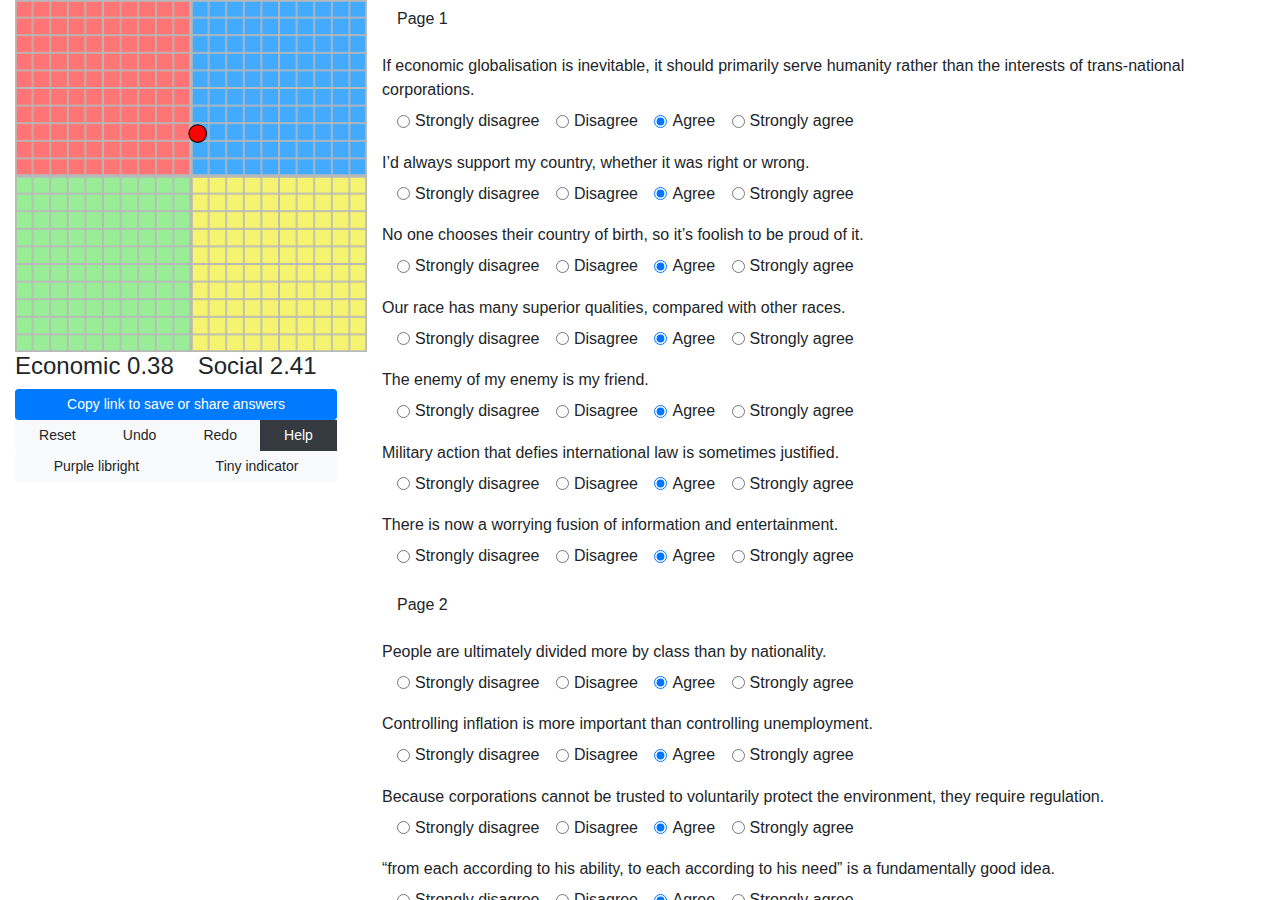
<file: index.html>
<!DOCTYPE html>

<html lang="en-US">
<head>
  <meta charset="utf-8">
  <title>Fixed Political Compass</title>
  <meta name="title" content="Interactive Political Compass">
  <meta name="Description" content="Discover your position on the Political Compass with our interactive quiz. Get instant results as you answer questions!">
	<meta name="Keywords" content="political compass,political,compass,formula,calculated,how,interactive,sandbox,live">
	<meta name="viewport" content="width=device-width, initial-scale=1.0">
  <meta property="og:type" content="website">
  <meta property="og:url" content="https://politicalcompass.github.io/">
  <meta property="og:title" content="Interactive Political Compass">
  <meta property="og:description" content="Discover your position on the Political Compass with our interactive quiz. Get instant results as you answer questions!">
  <meta property="og:image" content="https://politicalcompass.github.io/img/proj_flag_pc2.png">
  <meta property="twitter:card" content="summary_large_image">
  <meta property="twitter:url" content="https://politicalcompass.github.io/">
  <meta property="twitter:title" content="Interactive Political Compass">
  <meta property="twitter:description" content="Discover your position on the Political Compass with our interactive quiz. Get instant results as you answer questions!">
  <meta property="twitter:image" content="https://politicalcompass.github.io/img/proj_flag_pc2.png">
  <meta itemprop="name" content="Interactive Political Compass">
  <meta itemprop="description" content="Discover your position on the Political Compass with our interactive quiz. Get instant results as you answer questions!">
  <meta itemprop="image" content="http://politicalcompass.github.io/img/proj_flag_pc2.png">
  <meta name="google-site-verification" content="mhU9SypGoPh1DQGS0cMQ0jDxrxKxCTXkJQJDEJV9io4" />
	<link href="favicon.ico" rel="Political Compass icon" type="image/x-icon" />
  <script src="js/script.js"></script>
  <link rel="stylesheet" type="text/css" href="css/style.css" />
  <script src="https://code.jquery.com/jquery-3.4.1.slim.min.js" integrity="sha384-J6qa4849blE2+poT4WnyKhv5vZF5SrPo0iEjwBvKU7imGFAV0wwj1yYfoRSJoZ+n" crossorigin="anonymous"></script>
  <script src="https://cdn.jsdelivr.net/npm/popper.js@1.16.0/dist/umd/popper.min.js" integrity="sha384-Q6E9RHvbIyZFJoft+2mJbHaEWldlvI9IOYy5n3zV9zzTtmI3UksdQRVvoxMfooAo" crossorigin="anonymous"></script>
  <link rel="stylesheet" type="text/css" href="css/bootstrap.min.css" />
  <script src="js/bootstrap.min.js"></script>
  <link rel="canonical" href="https://fixedpoliticalcompass.github.io/" />
</head>
<!--Full credit goes to "W.u.m.b.o.l.o" (w/o dots) on twitter and youtube / "W.u.m.b.o.l.o.8.3" (w/o dots) on reddit for the original design
	Graphing corrections by W. J. O.-->
<body>
  <div class="container-fluid cont-fluid">
  <div class="row all-cont overflow-visible">
  <div class="head-cont col-auto">
    <div class="head-cont2">
      <div class="pc-cont">
        <div class="svg-container">
          <div class="svg-container2">
            <svg viewBox="0 0 100 100"> 
              <rect width="50" height="50" style="fill:rgb(255,117,117);" />
              <rect width="50" height="50" x="50" style="fill:rgb(66,170,255);" />
              <rect width="50" height="50" y="50" style="fill:rgb(154,237,151);" />
              <rect width="50" height="50" x="50" y="50" id="libright" style="fill:rgb(245,244,113);" />

              <defs>
                <pattern id="smallGrid" width="5" height="5" patternUnits="userSpaceOnUse">
                  <path d="M 5 0 L 0 0 0 5" fill="none" stroke="rgb(184,184,184)" stroke-width="0.5"/>
                </pattern>
                <pattern id="grid" width="50" height="50" patternUnits="userSpaceOnUse">
                  <rect width="50" height="50" fill="url(#smallGrid)"/>
                  <path d="M 50 0 L 0 0 0 50" fill="none" stroke="rgb(184,184,184)" stroke-width="1"/>
                </pattern>
              </defs>
            
              <rect width="100" height="100" fill="url(#grid)" />
              <rect style="transform: rotate(180deg);transform-origin: 50% 50%;" width="100" height="100" fill="url(#grid)" />

              <circle cx="-51.9" cy="-37.95" r="2.5" stroke="black" stroke-width="0.3" fill="red" id="circ" />
              <!-- <circle cx="51.9" cy="37.95" r="2.5" stroke="black" stroke-width="0.3" fill="red" id="circ" /> -->
            </svg>
            <!--page-header?-->
          </div>
        </div>
      </div>
      <!-- <div class="page-header">
        <div class="float-left">
          <h4>Economic <span id="displayEcon">0.38</span></h4>
        </div>
        <div class="float-right fl-ri-soc">
          <h4 class="text-right">Social <span id="displaySoc">2.41</span></h4>
        </div>
        <div class="clearfix"></div>
      </div> -->
      <h4 id="h4disp">&nbsp;</h4>
      <div class="row">
        <div class="col btn-group flex-wrap text-center cent-col" role="group" aria-label="Options">
          <button type="button" class="btn btn-sm btn-primary" onclick="cpyCb()">Copy link to save or share answers</button>
        </div>
      </div>
      <div class="row">
        <div class="col btn-group flex-wrap text-center cent-col" role="group" aria-label="Options">
          <button type="button" class="btn btn-sm btn-light" onclick="reset()">Reset</button>
          <button type="button" class="btn btn-sm btn-light" onclick="window.history.back()">Undo</button>
          <button type="button" class="btn btn-sm btn-light" onclick="window.history.forward()">Redo</button>
          <button type="button" class="btn btn-sm btn-dark" data-toggle="modal" data-target="#helpModal">Help</button>

          <div class="modal fade" id="helpModal" tabindex="-1" role="dialog" aria-labelledby="helpModalTitle" aria-hidden="true">
            <div class="modal-dialog" role="document">
              <div class="modal-content">
                <div class="modal-header">
                  <h5 class="modal-title" id="helpModalTitle">Information</h5>
                  <button type="button" class="close" data-dismiss="modal" aria-label="Close">
                    <span aria-hidden="true">&times;</span>
                  </button>
                </div>
                <div class="modal-body">
                  <p>Your answers are saved in the URL. If you close and re-open this page, the current answers will be loaded.</p>
                </div>
                <div class="modal-footer">
                  <button type="button" class="btn btn-secondary" data-dismiss="modal">Close</button>
                </div>
              </div>
            </div>
          </div>
        </div>
      </div>
      <div class="row">
        <div class="col btn-group flex-wrap text-center cent-col" role="group" aria-label="Options">
          <button type="button" class="btn btn-sm btn-light" id="switchLibright" onclick="switchLibright()">Purple libright</button>
          <button type="button" class="btn btn-sm btn-light" id="switchIndicator" onclick="switchIndicator()">Tiny indicator</button>
        </div>
      </div>
    </div>
  </div>

  <form class="col overflow-auto">
    <fieldset class="form-group">
      <div class="row">
        <p class="col-form-label col-auto">Page 1</p>
      </div>
    </fieldset>

    <fieldset class="form-group">
      <div class="row">
        <legend class="col-form-label col-1 pt-0 pl-0">If economic globalisation is inevitable, it should primarily serve humanity rather than the interests of trans-national corporations.</legend>
        <div class="col-11 align-self-center">
          <div class="form-check form-check-inline">
            <input class="form-check-input" type="radio" name="q1" id="q1a1" value="sd" onclick="ans(0, 0)">
            <label class="form-check-label" for="q1a1">
              Strongly disagree
            </label>
          </div>
          <div class="form-check form-check-inline">
            <input class="form-check-input" type="radio" name="q1" id="q1a2" value="d" onclick="ans(0, 1)">
            <label class="form-check-label" for="q1a2">
              Disagree
            </label>
          </div>
          <div class="form-check form-check-inline">
            <input class="form-check-input" type="radio" name="q1" id="q1a3" value="a" onclick="ans(0, 2)" ><!--checked-->
            <label class="form-check-label" for="q1a3">
              Agree
            </label>
          </div>
          <div class="form-check form-check-inline">
            <input class="form-check-input" type="radio" name="q1" id="q1a4" value="sa" onclick="ans(0, 3)">
            <label class="form-check-label" for="q1a4">
              Strongly agree
            </label>
          </div>
        </div>
      </div>
    </fieldset>

    <fieldset class="form-group">
      <div class="row">
        <legend class="col-form-label col-1 pt-0 pl-0">I’d always support my country, whether it was right or wrong.</legend>
        <div class="col-11 align-self-center">
          <div class="form-check form-check-inline">
            <input class="form-check-input" type="radio" name="q2" id="q2a1" value="sd" onclick="ans(1, 0)">
            <label class="form-check-label" for="q2a1">
              Strongly disagree
            </label>
          </div>
          <div class="form-check form-check-inline">
            <input class="form-check-input" type="radio" name="q2" id="q2a2" value="d" onclick="ans(1, 1)">
            <label class="form-check-label" for="q2a2">
              Disagree
            </label>
          </div>
          <div class="form-check form-check-inline">
            <input class="form-check-input" type="radio" name="q2" id="q2a3" value="a" onclick="ans(1, 2)" ><!--checked-->
            <label class="form-check-label" for="q2a3">
              Agree
            </label>
          </div>
          <div class="form-check form-check-inline">
            <input class="form-check-input" type="radio" name="q2" id="q2a4" value="sa" onclick="ans(1, 3)">
            <label class="form-check-label" for="q2a4">
              Strongly agree
            </label>
          </div>
        </div>
      </div>
    </fieldset>

    <fieldset class="form-group">
      <div class="row">
        <legend class="col-form-label col-1 pt-0 pl-0">No one chooses their country of birth, so it’s foolish to be proud of it.</legend>
        <div class="col-11 align-self-center">
          <div class="form-check form-check-inline">
            <input class="form-check-input" type="radio" name="q3" id="q3a1" value="sd" onclick="ans(2, 0)">
            <label class="form-check-label" for="q3a1">
              Strongly disagree
            </label>
          </div>
          <div class="form-check form-check-inline">
            <input class="form-check-input" type="radio" name="q3" id="q3a2" value="d" onclick="ans(2, 1)">
            <label class="form-check-label" for="q3a2">
              Disagree
            </label>
          </div>
          <div class="form-check form-check-inline">
            <input class="form-check-input" type="radio" name="q3" id="q3a3" value="a" onclick="ans(2, 2)" ><!--checked-->
            <label class="form-check-label" for="q3a3">
              Agree
            </label>
          </div>
          <div class="form-check form-check-inline">
            <input class="form-check-input" type="radio" name="q3" id="q3a4" value="sa" onclick="ans(2, 3)">
            <label class="form-check-label" for="q3a4">
              Strongly agree
            </label>
          </div>
        </div>
      </div>
    </fieldset>

    <fieldset class="form-group">
      <div class="row">
        <legend class="col-form-label col-1 pt-0 pl-0">Our race has many superior qualities, compared with other races.</legend>
        <div class="col-11 align-self-center">
          <div class="form-check form-check-inline">
            <input class="form-check-input" type="radio" name="q4" id="q4a1" value="sd" onclick="ans(3, 0)">
            <label class="form-check-label" for="q4a1">
              Strongly disagree
            </label>
          </div>
          <div class="form-check form-check-inline">
            <input class="form-check-input" type="radio" name="q4" id="q4a2" value="d" onclick="ans(3, 1)">
            <label class="form-check-label" for="q4a2">
              Disagree
            </label>
          </div>
          <div class="form-check form-check-inline">
            <input class="form-check-input" type="radio" name="q4" id="q4a3" value="a" onclick="ans(3, 2)" ><!--checked-->
            <label class="form-check-label" for="q4a3">
              Agree
            </label>
          </div>
          <div class="form-check form-check-inline">
            <input class="form-check-input" type="radio" name="q4" id="q4a4" value="sa" onclick="ans(3, 3)">
            <label class="form-check-label" for="q4a4">
              Strongly agree
            </label>
          </div>
        </div>
      </div>
    </fieldset>

    <fieldset class="form-group">
      <div class="row">
        <legend class="col-form-label col-1 pt-0 pl-0">The enemy of my enemy is my friend.</legend>
        <div class="col-11 align-self-center">
          <div class="form-check form-check-inline">
            <input class="form-check-input" type="radio" name="q5" id="q5a1" value="sd" onclick="ans(4, 0)">
            <label class="form-check-label" for="q5a1">
              Strongly disagree
            </label>
          </div>
          <div class="form-check form-check-inline">
            <input class="form-check-input" type="radio" name="q5" id="q5a2" value="d" onclick="ans(4, 1)">
            <label class="form-check-label" for="q5a2">
              Disagree
            </label>
          </div>
          <div class="form-check form-check-inline">
            <input class="form-check-input" type="radio" name="q5" id="q5a3" value="a" onclick="ans(4, 2)" ><!--checked-->
            <label class="form-check-label" for="q5a3">
              Agree
            </label>
          </div>
          <div class="form-check form-check-inline">
            <input class="form-check-input" type="radio" name="q5" id="q5a4" value="sa" onclick="ans(4, 3)">
            <label class="form-check-label" for="q5a4">
              Strongly agree
            </label>
          </div>
        </div>
      </div>
    </fieldset>

    <fieldset class="form-group">
      <div class="row">
        <legend class="col-form-label col-1 pt-0 pl-0">Military action that defies international law is sometimes justified.</legend>
        <div class="col-11 align-self-center">
          <div class="form-check form-check-inline">
            <input class="form-check-input" type="radio" name="q6" id="q6a1" value="sd" onclick="ans(5, 0)">
            <label class="form-check-label" for="q6a1">
              Strongly disagree
            </label>
          </div>
          <div class="form-check form-check-inline">
            <input class="form-check-input" type="radio" name="q6" id="q6a2" value="d" onclick="ans(5, 1)">
            <label class="form-check-label" for="q6a2">
              Disagree
            </label>
          </div>
          <div class="form-check form-check-inline">
            <input class="form-check-input" type="radio" name="q6" id="q6a3" value="a" onclick="ans(5, 2)" ><!--checked-->
            <label class="form-check-label" for="q6a3">
              Agree
            </label>
          </div>
          <div class="form-check form-check-inline">
            <input class="form-check-input" type="radio" name="q6" id="q6a4" value="sa" onclick="ans(5, 3)">
            <label class="form-check-label" for="q6a4">
              Strongly agree
            </label>
          </div>
        </div>
      </div>
    </fieldset>

    <fieldset class="form-group">
      <div class="row">
        <legend class="col-form-label col-1 pt-0 pl-0">There is now a worrying fusion of information and entertainment.</legend>
        <div class="col-11 align-self-center">
          <div class="form-check form-check-inline">
            <input class="form-check-input" type="radio" name="q7" id="q7a1" value="sd" onclick="ans(6, 0)">
            <label class="form-check-label" for="q7a1">
              Strongly disagree
            </label>
          </div>
          <div class="form-check form-check-inline">
            <input class="form-check-input" type="radio" name="q7" id="q7a2" value="d" onclick="ans(6, 1)">
            <label class="form-check-label" for="q7a2">
              Disagree
            </label>
          </div>
          <div class="form-check form-check-inline">
            <input class="form-check-input" type="radio" name="q7" id="q7a3" value="a" onclick="ans(6, 2)" ><!--checked-->
            <label class="form-check-label" for="q7a3">
              Agree
            </label>
          </div>
          <div class="form-check form-check-inline">
            <input class="form-check-input" type="radio" name="q7" id="q7a4" value="sa" onclick="ans(6, 3)">
            <label class="form-check-label" for="q7a4">
              Strongly agree
            </label>
          </div>
        </div>
      </div>
    </fieldset>

    <fieldset class="form-group">
      <div class="row">
        <p class="col-form-label col-auto">Page 2</p>
      </div>
    </fieldset>

    <fieldset class="form-group">
    <div class="row">
    <legend class="col-form-label col-1 pt-0 pl-0">People are ultimately divided more by class than by nationality.</legend>
    <div class="col-11 align-self-center">
    <div class="form-check form-check-inline">
    <input class="form-check-input" type="radio" name="q8" id="q8a1" value="sd" onclick="ans(7, 0)">
    <label class="form-check-label" for="q8a1">
    Strongly disagree
    </label>
    </div>
    <div class="form-check form-check-inline">
    <input class="form-check-input" type="radio" name="q8" id="q8a2" value="d" onclick="ans(7, 1)">
    <label class="form-check-label" for="q8a2">
    Disagree
    </label>
    </div>
    <div class="form-check form-check-inline">
    <input class="form-check-input" type="radio" name="q8" id="q8a3" value="a" onclick="ans(7, 2)" ><!--checked-->
    <label class="form-check-label" for="q8a3">
    Agree
    </label>
    </div>
    <div class="form-check form-check-inline">
    <input class="form-check-input" type="radio" name="q8" id="q8a4" value="sa" onclick="ans(7, 3)">
    <label class="form-check-label" for="q8a4">
    Strongly agree
    </label>
    </div>
    </div>
    </div>
    </fieldset>

    <fieldset class="form-group">
    <div class="row">
    <legend class="col-form-label col-1 pt-0 pl-0">Controlling inflation is more important than controlling unemployment.</legend>
    <div class="col-11 align-self-center">
    <div class="form-check form-check-inline">
    <input class="form-check-input" type="radio" name="q9" id="q9a1" value="sd" onclick="ans(8, 0)">
    <label class="form-check-label" for="q9a1">
    Strongly disagree
    </label>
    </div>
    <div class="form-check form-check-inline">
    <input class="form-check-input" type="radio" name="q9" id="q9a2" value="d" onclick="ans(8, 1)">
    <label class="form-check-label" for="q9a2">
    Disagree
    </label>
    </div>
    <div class="form-check form-check-inline">
    <input class="form-check-input" type="radio" name="q9" id="q9a3" value="a" onclick="ans(8, 2)" ><!--checked-->
    <label class="form-check-label" for="q9a3">
    Agree
    </label>
    </div>
    <div class="form-check form-check-inline">
    <input class="form-check-input" type="radio" name="q9" id="q9a4" value="sa" onclick="ans(8, 3)">
    <label class="form-check-label" for="q9a4">
    Strongly agree
    </label>
    </div>
    </div>
    </div>
    </fieldset>

    <fieldset class="form-group">
    <div class="row">
    <legend class="col-form-label col-1 pt-0 pl-0">Because corporations cannot be trusted to voluntarily protect the environment, they require regulation.</legend>
    <div class="col-11 align-self-center">
    <div class="form-check form-check-inline">
    <input class="form-check-input" type="radio" name="q10" id="q10a1" value="sd" onclick="ans(9, 0)">
    <label class="form-check-label" for="q10a1">
    Strongly disagree
    </label>
    </div>
    <div class="form-check form-check-inline">
    <input class="form-check-input" type="radio" name="q10" id="q10a2" value="d" onclick="ans(9, 1)">
    <label class="form-check-label" for="q10a2">
    Disagree
    </label>
    </div>
    <div class="form-check form-check-inline">
    <input class="form-check-input" type="radio" name="q10" id="q10a3" value="a" onclick="ans(9, 2)" ><!--checked-->
    <label class="form-check-label" for="q10a3">
    Agree
    </label>
    </div>
    <div class="form-check form-check-inline">
    <input class="form-check-input" type="radio" name="q10" id="q10a4" value="sa" onclick="ans(9, 3)">
    <label class="form-check-label" for="q10a4">
    Strongly agree
    </label>
    </div>
    </div>
    </div>
    </fieldset>

    <fieldset class="form-group">
    <div class="row">
    <legend class="col-form-label col-1 pt-0 pl-0">“from each according to his ability, to each according to his need” is a fundamentally good idea.</legend>
    <div class="col-11 align-self-center">
    <div class="form-check form-check-inline">
    <input class="form-check-input" type="radio" name="q11" id="q11a1" value="sd" onclick="ans(10, 0)">
    <label class="form-check-label" for="q11a1">
    Strongly disagree
    </label>
    </div>
    <div class="form-check form-check-inline">
    <input class="form-check-input" type="radio" name="q11" id="q11a2" value="d" onclick="ans(10, 1)">
    <label class="form-check-label" for="q11a2">
    Disagree
    </label>
    </div>
    <div class="form-check form-check-inline">
    <input class="form-check-input" type="radio" name="q11" id="q11a3" value="a" onclick="ans(10, 2)" ><!--checked-->
    <label class="form-check-label" for="q11a3">
    Agree
    </label>
    </div>
    <div class="form-check form-check-inline">
    <input class="form-check-input" type="radio" name="q11" id="q11a4" value="sa" onclick="ans(10, 3)">
    <label class="form-check-label" for="q11a4">
    Strongly agree
    </label>
    </div>
    </div>
    </div>
    </fieldset>

    <fieldset class="form-group">
    <div class="row">
    <legend class="col-form-label col-1 pt-0 pl-0">The freer the market, the freer the people.</legend>
    <div class="col-11 align-self-center">
    <div class="form-check form-check-inline">
    <input class="form-check-input" type="radio" name="q12" id="q12a1" value="sd" onclick="ans(11, 0)">
    <label class="form-check-label" for="q12a1">
    Strongly disagree
    </label>
    </div>
    <div class="form-check form-check-inline">
    <input class="form-check-input" type="radio" name="q12" id="q12a2" value="d" onclick="ans(11, 1)">
    <label class="form-check-label" for="q12a2">
    Disagree
    </label>
    </div>
    <div class="form-check form-check-inline">
    <input class="form-check-input" type="radio" name="q12" id="q12a3" value="a" onclick="ans(11, 2)" ><!--checked-->
    <label class="form-check-label" for="q12a3">
    Agree
    </label>
    </div>
    <div class="form-check form-check-inline">
    <input class="form-check-input" type="radio" name="q12" id="q12a4" value="sa" onclick="ans(11, 3)">
    <label class="form-check-label" for="q12a4">
    Strongly agree
    </label>
    </div>
    </div>
    </div>
    </fieldset>

    <fieldset class="form-group">
    <div class="row">
    <legend class="col-form-label col-1 pt-0 pl-0">It’s a sad reflection on our society that something as basic as drinking water is now a bottled, branded consumer product.</legend>
    <div class="col-11 align-self-center">
    <div class="form-check form-check-inline">
    <input class="form-check-input" type="radio" name="q13" id="q13a1" value="sd" onclick="ans(12, 0)">
    <label class="form-check-label" for="q13a1">
    Strongly disagree
    </label>
    </div>
    <div class="form-check form-check-inline">
    <input class="form-check-input" type="radio" name="q13" id="q13a2" value="d" onclick="ans(12, 1)">
    <label class="form-check-label" for="q13a2">
    Disagree
    </label>
    </div>
    <div class="form-check form-check-inline">
    <input class="form-check-input" type="radio" name="q13" id="q13a3" value="a" onclick="ans(12, 2)" ><!--checked-->
    <label class="form-check-label" for="q13a3">
    Agree
    </label>
    </div>
    <div class="form-check form-check-inline">
    <input class="form-check-input" type="radio" name="q13" id="q13a4" value="sa" onclick="ans(12, 3)">
    <label class="form-check-label" for="q13a4">
    Strongly agree
    </label>
    </div>
    </div>
    </div>
    </fieldset>

    <fieldset class="form-group">
    <div class="row">
    <legend class="col-form-label col-1 pt-0 pl-0">Land shouldn’t be a commodity to be bought and sold.</legend>
    <div class="col-11 align-self-center">
    <div class="form-check form-check-inline">
    <input class="form-check-input" type="radio" name="q14" id="q14a1" value="sd" onclick="ans(13, 0)">
    <label class="form-check-label" for="q14a1">
    Strongly disagree
    </label>
    </div>
    <div class="form-check form-check-inline">
    <input class="form-check-input" type="radio" name="q14" id="q14a2" value="d" onclick="ans(13, 1)">
    <label class="form-check-label" for="q14a2">
    Disagree
    </label>
    </div>
    <div class="form-check form-check-inline">
    <input class="form-check-input" type="radio" name="q14" id="q14a3" value="a" onclick="ans(13, 2)" ><!--checked-->
    <label class="form-check-label" for="q14a3">
    Agree
    </label>
    </div>
    <div class="form-check form-check-inline">
    <input class="form-check-input" type="radio" name="q14" id="q14a4" value="sa" onclick="ans(13, 3)">
    <label class="form-check-label" for="q14a4">
    Strongly agree
    </label>
    </div>
    </div>
    </div>
    </fieldset>

    <fieldset class="form-group">
    <div class="row">
    <legend class="col-form-label col-1 pt-0 pl-0">It is regrettable that many personal fortunes are made by people who simply manipulate money and contribute nothing to their society.</legend>
    <div class="col-11 align-self-center">
    <div class="form-check form-check-inline">
    <input class="form-check-input" type="radio" name="q15" id="q15a1" value="sd" onclick="ans(14, 0)">
    <label class="form-check-label" for="q15a1">
    Strongly disagree
    </label>
    </div>
    <div class="form-check form-check-inline">
    <input class="form-check-input" type="radio" name="q15" id="q15a2" value="d" onclick="ans(14, 1)">
    <label class="form-check-label" for="q15a2">
    Disagree
    </label>
    </div>
    <div class="form-check form-check-inline">
    <input class="form-check-input" type="radio" name="q15" id="q15a3" value="a" onclick="ans(14, 2)" ><!--checked-->
    <label class="form-check-label" for="q15a3">
    Agree
    </label>
    </div>
    <div class="form-check form-check-inline">
    <input class="form-check-input" type="radio" name="q15" id="q15a4" value="sa" onclick="ans(14, 3)">
    <label class="form-check-label" for="q15a4">
    Strongly agree
    </label>
    </div>
    </div>
    </div>
    </fieldset>

    <fieldset class="form-group">
    <div class="row">
    <legend class="col-form-label col-1 pt-0 pl-0">Protectionism is sometimes necessary in trade.</legend>
    <div class="col-11 align-self-center">
    <div class="form-check form-check-inline">
    <input class="form-check-input" type="radio" name="q16" id="q16a1" value="sd" onclick="ans(15, 0)">
    <label class="form-check-label" for="q16a1">
    Strongly disagree
    </label>
    </div>
    <div class="form-check form-check-inline">
    <input class="form-check-input" type="radio" name="q16" id="q16a2" value="d" onclick="ans(15, 1)">
    <label class="form-check-label" for="q16a2">
    Disagree
    </label>
    </div>
    <div class="form-check form-check-inline">
    <input class="form-check-input" type="radio" name="q16" id="q16a3" value="a" onclick="ans(15, 2)" ><!--checked-->
    <label class="form-check-label" for="q16a3">
    Agree
    </label>
    </div>
    <div class="form-check form-check-inline">
    <input class="form-check-input" type="radio" name="q16" id="q16a4" value="sa" onclick="ans(15, 3)">
    <label class="form-check-label" for="q16a4">
    Strongly agree
    </label>
    </div>
    </div>
    </div>
    </fieldset>

    <fieldset class="form-group">
    <div class="row">
    <legend class="col-form-label col-1 pt-0 pl-0">The only social responsibility of a company should be to deliver a profit to its shareholders.</legend>
    <div class="col-11 align-self-center">
    <div class="form-check form-check-inline">
    <input class="form-check-input" type="radio" name="q17" id="q17a1" value="sd" onclick="ans(16, 0)">
    <label class="form-check-label" for="q17a1">
    Strongly disagree
    </label>
    </div>
    <div class="form-check form-check-inline">
    <input class="form-check-input" type="radio" name="q17" id="q17a2" value="d" onclick="ans(16, 1)">
    <label class="form-check-label" for="q17a2">
    Disagree
    </label>
    </div>
    <div class="form-check form-check-inline">
    <input class="form-check-input" type="radio" name="q17" id="q17a3" value="a" onclick="ans(16, 2)" ><!--checked-->
    <label class="form-check-label" for="q17a3">
    Agree
    </label>
    </div>
    <div class="form-check form-check-inline">
    <input class="form-check-input" type="radio" name="q17" id="q17a4" value="sa" onclick="ans(16, 3)">
    <label class="form-check-label" for="q17a4">
    Strongly agree
    </label>
    </div>
    </div>
    </div>
    </fieldset>

    <fieldset class="form-group">
    <div class="row">
    <legend class="col-form-label col-1 pt-0 pl-0">The rich are too highly taxed.</legend>
    <div class="col-11 align-self-center">
    <div class="form-check form-check-inline">
    <input class="form-check-input" type="radio" name="q18" id="q18a1" value="sd" onclick="ans(17, 0)">
    <label class="form-check-label" for="q18a1">
    Strongly disagree
    </label>
    </div>
    <div class="form-check form-check-inline">
    <input class="form-check-input" type="radio" name="q18" id="q18a2" value="d" onclick="ans(17, 1)">
    <label class="form-check-label" for="q18a2">
    Disagree
    </label>
    </div>
    <div class="form-check form-check-inline">
    <input class="form-check-input" type="radio" name="q18" id="q18a3" value="a" onclick="ans(17, 2)" ><!--checked-->
    <label class="form-check-label" for="q18a3">
    Agree
    </label>
    </div>
    <div class="form-check form-check-inline">
    <input class="form-check-input" type="radio" name="q18" id="q18a4" value="sa" onclick="ans(17, 3)">
    <label class="form-check-label" for="q18a4">
    Strongly agree
    </label>
    </div>
    </div>
    </div>
    </fieldset>

    <fieldset class="form-group">
    <div class="row">
    <legend class="col-form-label col-1 pt-0 pl-0">Those with the ability to pay should have access to higher standards of medical care.</legend>
    <div class="col-11 align-self-center">
    <div class="form-check form-check-inline">
    <input class="form-check-input" type="radio" name="q19" id="q19a1" value="sd" onclick="ans(18, 0)">
    <label class="form-check-label" for="q19a1">
    Strongly disagree
    </label>
    </div>
    <div class="form-check form-check-inline">
    <input class="form-check-input" type="radio" name="q19" id="q19a2" value="d" onclick="ans(18, 1)">
    <label class="form-check-label" for="q19a2">
    Disagree
    </label>
    </div>
    <div class="form-check form-check-inline">
    <input class="form-check-input" type="radio" name="q19" id="q19a3" value="a" onclick="ans(18, 2)" ><!--checked-->
    <label class="form-check-label" for="q19a3">
    Agree
    </label>
    </div>
    <div class="form-check form-check-inline">
    <input class="form-check-input" type="radio" name="q19" id="q19a4" value="sa" onclick="ans(18, 3)">
    <label class="form-check-label" for="q19a4">
    Strongly agree
    </label>
    </div>
    </div>
    </div>
    </fieldset>

    <fieldset class="form-group">
    <div class="row">
    <legend class="col-form-label col-1 pt-0 pl-0">Governments should penalise businesses that mislead the public.</legend>
    <div class="col-11 align-self-center">
    <div class="form-check form-check-inline">
    <input class="form-check-input" type="radio" name="q20" id="q20a1" value="sd" onclick="ans(19, 0)">
    <label class="form-check-label" for="q20a1">
    Strongly disagree
    </label>
    </div>
    <div class="form-check form-check-inline">
    <input class="form-check-input" type="radio" name="q20" id="q20a2" value="d" onclick="ans(19, 1)">
    <label class="form-check-label" for="q20a2">
    Disagree
    </label>
    </div>
    <div class="form-check form-check-inline">
    <input class="form-check-input" type="radio" name="q20" id="q20a3" value="a" onclick="ans(19, 2)" ><!--checked-->
    <label class="form-check-label" for="q20a3">
    Agree
    </label>
    </div>
    <div class="form-check form-check-inline">
    <input class="form-check-input" type="radio" name="q20" id="q20a4" value="sa" onclick="ans(19, 3)">
    <label class="form-check-label" for="q20a4">
    Strongly agree
    </label>
    </div>
    </div>
    </div>
    </fieldset>

    <fieldset class="form-group">
    <div class="row">
    <legend class="col-form-label col-1 pt-0 pl-0">A genuine free market requires restrictions on the ability of predator multinationals to create monopolies.</legend>
    <div class="col-11 align-self-center">
    <div class="form-check form-check-inline">
    <input class="form-check-input" type="radio" name="q21" id="q21a1" value="sd" onclick="ans(20, 0)">
    <label class="form-check-label" for="q21a1">
    Strongly disagree
    </label>
    </div>
    <div class="form-check form-check-inline">
    <input class="form-check-input" type="radio" name="q21" id="q21a2" value="d" onclick="ans(20, 1)">
    <label class="form-check-label" for="q21a2">
    Disagree
    </label>
    </div>
    <div class="form-check form-check-inline">
    <input class="form-check-input" type="radio" name="q21" id="q21a3" value="a" onclick="ans(20, 2)" ><!--checked-->
    <label class="form-check-label" for="q21a3">
    Agree
    </label>
    </div>
    <div class="form-check form-check-inline">
    <input class="form-check-input" type="radio" name="q21" id="q21a4" value="sa" onclick="ans(20, 3)">
    <label class="form-check-label" for="q21a4">
    Strongly agree
    </label>
    </div>
    </div>
    </div>
    </fieldset>
    
    <fieldset class="form-group">
      <div class="row">
        <p class="col-form-label col-auto">Page 3</p>
      </div>
    </fieldset>

    <fieldset class="form-group">
    <div class="row">
    <legend class="col-form-label col-1 pt-0 pl-0">Abortion, when the woman’s life is not threatened, should always be illegal.</legend>
    <div class="col-11 align-self-center">
    <div class="form-check form-check-inline">
    <input class="form-check-input" type="radio" name="q22" id="q22a1" value="sd" onclick="ans(21, 0)">
    <label class="form-check-label" for="q22a1">
    Strongly disagree
    </label>
    </div>
    <div class="form-check form-check-inline">
    <input class="form-check-input" type="radio" name="q22" id="q22a2" value="d" onclick="ans(21, 1)">
    <label class="form-check-label" for="q22a2">
    Disagree
    </label>
    </div>
    <div class="form-check form-check-inline">
    <input class="form-check-input" type="radio" name="q22" id="q22a3" value="a" onclick="ans(21, 2)" ><!--checked-->
    <label class="form-check-label" for="q22a3">
    Agree
    </label>
    </div>
    <div class="form-check form-check-inline">
    <input class="form-check-input" type="radio" name="q22" id="q22a4" value="sa" onclick="ans(21, 3)">
    <label class="form-check-label" for="q22a4">
    Strongly agree
    </label>
    </div>
    </div>
    </div>
    </fieldset>

    <fieldset class="form-group">
    <div class="row">
    <legend class="col-form-label col-1 pt-0 pl-0">All authority should be questioned.</legend>
    <div class="col-11 align-self-center">
    <div class="form-check form-check-inline">
    <input class="form-check-input" type="radio" name="q23" id="q23a1" value="sd" onclick="ans(22, 0)">
    <label class="form-check-label" for="q23a1">
    Strongly disagree
    </label>
    </div>
    <div class="form-check form-check-inline">
    <input class="form-check-input" type="radio" name="q23" id="q23a2" value="d" onclick="ans(22, 1)">
    <label class="form-check-label" for="q23a2">
    Disagree
    </label>
    </div>
    <div class="form-check form-check-inline">
    <input class="form-check-input" type="radio" name="q23" id="q23a3" value="a" onclick="ans(22, 2)" ><!--checked-->
    <label class="form-check-label" for="q23a3">
    Agree
    </label>
    </div>
    <div class="form-check form-check-inline">
    <input class="form-check-input" type="radio" name="q23" id="q23a4" value="sa" onclick="ans(22, 3)">
    <label class="form-check-label" for="q23a4">
    Strongly agree
    </label>
    </div>
    </div>
    </div>
    </fieldset>

    <fieldset class="form-group">
    <div class="row">
    <legend class="col-form-label col-1 pt-0 pl-0">An eye for an eye and a tooth for a tooth.</legend>
    <div class="col-11 align-self-center">
    <div class="form-check form-check-inline">
    <input class="form-check-input" type="radio" name="q24" id="q24a1" value="sd" onclick="ans(23, 0)">
    <label class="form-check-label" for="q24a1">
    Strongly disagree
    </label>
    </div>
    <div class="form-check form-check-inline">
    <input class="form-check-input" type="radio" name="q24" id="q24a2" value="d" onclick="ans(23, 1)">
    <label class="form-check-label" for="q24a2">
    Disagree
    </label>
    </div>
    <div class="form-check form-check-inline">
    <input class="form-check-input" type="radio" name="q24" id="q24a3" value="a" onclick="ans(23, 2)" ><!--checked-->
    <label class="form-check-label" for="q24a3">
    Agree
    </label>
    </div>
    <div class="form-check form-check-inline">
    <input class="form-check-input" type="radio" name="q24" id="q24a4" value="sa" onclick="ans(23, 3)">
    <label class="form-check-label" for="q24a4">
    Strongly agree
    </label>
    </div>
    </div>
    </div>
    </fieldset>

    <fieldset class="form-group">
    <div class="row">
    <legend class="col-form-label col-1 pt-0 pl-0">Taxpayers should not be expected to prop up any theatres or museums that cannot survive on a commercial basis.</legend>
    <div class="col-11 align-self-center">
    <div class="form-check form-check-inline">
    <input class="form-check-input" type="radio" name="q25" id="q25a1" value="sd" onclick="ans(24, 0)">
    <label class="form-check-label" for="q25a1">
    Strongly disagree
    </label>
    </div>
    <div class="form-check form-check-inline">
    <input class="form-check-input" type="radio" name="q25" id="q25a2" value="d" onclick="ans(24, 1)">
    <label class="form-check-label" for="q25a2">
    Disagree
    </label>
    </div>
    <div class="form-check form-check-inline">
    <input class="form-check-input" type="radio" name="q25" id="q25a3" value="a" onclick="ans(24, 2)" ><!--checked-->
    <label class="form-check-label" for="q25a3">
    Agree
    </label>
    </div>
    <div class="form-check form-check-inline">
    <input class="form-check-input" type="radio" name="q25" id="q25a4" value="sa" onclick="ans(24, 3)">
    <label class="form-check-label" for="q25a4">
    Strongly agree
    </label>
    </div>
    </div>
    </div>
    </fieldset>

    <fieldset class="form-group">
    <div class="row">
    <legend class="col-form-label col-1 pt-0 pl-0">Schools should not make classroom attendance compulsory.</legend>
    <div class="col-11 align-self-center">
    <div class="form-check form-check-inline">
    <input class="form-check-input" type="radio" name="q26" id="q26a1" value="sd" onclick="ans(25, 0)">
    <label class="form-check-label" for="q26a1">
    Strongly disagree
    </label>
    </div>
    <div class="form-check form-check-inline">
    <input class="form-check-input" type="radio" name="q26" id="q26a2" value="d" onclick="ans(25, 1)">
    <label class="form-check-label" for="q26a2">
    Disagree
    </label>
    </div>
    <div class="form-check form-check-inline">
    <input class="form-check-input" type="radio" name="q26" id="q26a3" value="a" onclick="ans(25, 2)" ><!--checked-->
    <label class="form-check-label" for="q26a3">
    Agree
    </label>
    </div>
    <div class="form-check form-check-inline">
    <input class="form-check-input" type="radio" name="q26" id="q26a4" value="sa" onclick="ans(25, 3)">
    <label class="form-check-label" for="q26a4">
    Strongly agree
    </label>
    </div>
    </div>
    </div>
    </fieldset>

    <fieldset class="form-group">
    <div class="row">
    <legend class="col-form-label col-1 pt-0 pl-0">All people have their rights, but it is better for all of us that different sorts of people should keep to their own kind.</legend>
    <div class="col-11 align-self-center">
    <div class="form-check form-check-inline">
    <input class="form-check-input" type="radio" name="q27" id="q27a1" value="sd" onclick="ans(26, 0)">
    <label class="form-check-label" for="q27a1">
    Strongly disagree
    </label>
    </div>
    <div class="form-check form-check-inline">
    <input class="form-check-input" type="radio" name="q27" id="q27a2" value="d" onclick="ans(26, 1)">
    <label class="form-check-label" for="q27a2">
    Disagree
    </label>
    </div>
    <div class="form-check form-check-inline">
    <input class="form-check-input" type="radio" name="q27" id="q27a3" value="a" onclick="ans(26, 2)" ><!--checked-->
    <label class="form-check-label" for="q27a3">
    Agree
    </label>
    </div>
    <div class="form-check form-check-inline">
    <input class="form-check-input" type="radio" name="q27" id="q27a4" value="sa" onclick="ans(26, 3)">
    <label class="form-check-label" for="q27a4">
    Strongly agree
    </label>
    </div>
    </div>
    </div>
    </fieldset>

    <fieldset class="form-group">
    <div class="row">
    <legend class="col-form-label col-1 pt-0 pl-0">Good parents sometimes have to spank their children.</legend>
    <div class="col-11 align-self-center">
    <div class="form-check form-check-inline">
    <input class="form-check-input" type="radio" name="q28" id="q28a1" value="sd" onclick="ans(27, 0)">
    <label class="form-check-label" for="q28a1">
    Strongly disagree
    </label>
    </div>
    <div class="form-check form-check-inline">
    <input class="form-check-input" type="radio" name="q28" id="q28a2" value="d" onclick="ans(27, 1)">
    <label class="form-check-label" for="q28a2">
    Disagree
    </label>
    </div>
    <div class="form-check form-check-inline">
    <input class="form-check-input" type="radio" name="q28" id="q28a3" value="a" onclick="ans(27, 2)" ><!--checked-->
    <label class="form-check-label" for="q28a3">
    Agree
    </label>
    </div>
    <div class="form-check form-check-inline">
    <input class="form-check-input" type="radio" name="q28" id="q28a4" value="sa" onclick="ans(27, 3)">
    <label class="form-check-label" for="q28a4">
    Strongly agree
    </label>
    </div>
    </div>
    </div>
    </fieldset>

    <fieldset class="form-group">
    <div class="row">
    <legend class="col-form-label col-1 pt-0 pl-0">It’s natural for children to keep some secrets from their parents.</legend>
    <div class="col-11 align-self-center">
    <div class="form-check form-check-inline">
    <input class="form-check-input" type="radio" name="q29" id="q29a1" value="sd" onclick="ans(28, 0)">
    <label class="form-check-label" for="q29a1">
    Strongly disagree
    </label>
    </div>
    <div class="form-check form-check-inline">
    <input class="form-check-input" type="radio" name="q29" id="q29a2" value="d" onclick="ans(28, 1)">
    <label class="form-check-label" for="q29a2">
    Disagree
    </label>
    </div>
    <div class="form-check form-check-inline">
    <input class="form-check-input" type="radio" name="q29" id="q29a3" value="a" onclick="ans(28, 2)" ><!--checked-->
    <label class="form-check-label" for="q29a3">
    Agree
    </label>
    </div>
    <div class="form-check form-check-inline">
    <input class="form-check-input" type="radio" name="q29" id="q29a4" value="sa" onclick="ans(28, 3)">
    <label class="form-check-label" for="q29a4">
    Strongly agree
    </label>
    </div>
    </div>
    </div>
    </fieldset>

    <fieldset class="form-group">
    <div class="row">
    <legend class="col-form-label col-1 pt-0 pl-0">Possessing marijuana for personal use should not be a criminal offence.</legend>
    <div class="col-11 align-self-center">
    <div class="form-check form-check-inline">
    <input class="form-check-input" type="radio" name="q30" id="q30a1" value="sd" onclick="ans(29, 0)">
    <label class="form-check-label" for="q30a1">
    Strongly disagree
    </label>
    </div>
    <div class="form-check form-check-inline">
    <input class="form-check-input" type="radio" name="q30" id="q30a2" value="d" onclick="ans(29, 1)">
    <label class="form-check-label" for="q30a2">
    Disagree
    </label>
    </div>
    <div class="form-check form-check-inline">
    <input class="form-check-input" type="radio" name="q30" id="q30a3" value="a" onclick="ans(29, 2)" ><!--checked-->
    <label class="form-check-label" for="q30a3">
    Agree
    </label>
    </div>
    <div class="form-check form-check-inline">
    <input class="form-check-input" type="radio" name="q30" id="q30a4" value="sa" onclick="ans(29, 3)">
    <label class="form-check-label" for="q30a4">
    Strongly agree
    </label>
    </div>
    </div>
    </div>
    </fieldset>

    <fieldset class="form-group">
    <div class="row">
    <legend class="col-form-label col-1 pt-0 pl-0">The prime function of schooling should be to equip the future generation to find jobs.</legend>
    <div class="col-11 align-self-center">
    <div class="form-check form-check-inline">
    <input class="form-check-input" type="radio" name="q31" id="q31a1" value="sd" onclick="ans(30, 0)">
    <label class="form-check-label" for="q31a1">
    Strongly disagree
    </label>
    </div>
    <div class="form-check form-check-inline">
    <input class="form-check-input" type="radio" name="q31" id="q31a2" value="d" onclick="ans(30, 1)">
    <label class="form-check-label" for="q31a2">
    Disagree
    </label>
    </div>
    <div class="form-check form-check-inline">
    <input class="form-check-input" type="radio" name="q31" id="q31a3" value="a" onclick="ans(30, 2)" ><!--checked-->
    <label class="form-check-label" for="q31a3">
    Agree
    </label>
    </div>
    <div class="form-check form-check-inline">
    <input class="form-check-input" type="radio" name="q31" id="q31a4" value="sa" onclick="ans(30, 3)">
    <label class="form-check-label" for="q31a4">
    Strongly agree
    </label>
    </div>
    </div>
    </div>
    </fieldset>

    <fieldset class="form-group">
    <div class="row">
    <legend class="col-form-label col-1 pt-0 pl-0">People with serious inheritable disabilities should not be allowed to reproduce.</legend>
    <div class="col-11 align-self-center">
    <div class="form-check form-check-inline">
    <input class="form-check-input" type="radio" name="q32" id="q32a1" value="sd" onclick="ans(31, 0)">
    <label class="form-check-label" for="q32a1">
    Strongly disagree
    </label>
    </div>
    <div class="form-check form-check-inline">
    <input class="form-check-input" type="radio" name="q32" id="q32a2" value="d" onclick="ans(31, 1)">
    <label class="form-check-label" for="q32a2">
    Disagree
    </label>
    </div>
    <div class="form-check form-check-inline">
    <input class="form-check-input" type="radio" name="q32" id="q32a3" value="a" onclick="ans(31, 2)" ><!--checked-->
    <label class="form-check-label" for="q32a3">
    Agree
    </label>
    </div>
    <div class="form-check form-check-inline">
    <input class="form-check-input" type="radio" name="q32" id="q32a4" value="sa" onclick="ans(31, 3)">
    <label class="form-check-label" for="q32a4">
    Strongly agree
    </label>
    </div>
    </div>
    </div>
    </fieldset>

    <fieldset class="form-group">
    <div class="row">
    <legend class="col-form-label col-1 pt-0 pl-0">The most important thing for children to learn is to accept discipline.</legend>
    <div class="col-11 align-self-center">
    <div class="form-check form-check-inline">
    <input class="form-check-input" type="radio" name="q33" id="q33a1" value="sd" onclick="ans(32, 0)">
    <label class="form-check-label" for="q33a1">
    Strongly disagree
    </label>
    </div>
    <div class="form-check form-check-inline">
    <input class="form-check-input" type="radio" name="q33" id="q33a2" value="d" onclick="ans(32, 1)">
    <label class="form-check-label" for="q33a2">
    Disagree
    </label>
    </div>
    <div class="form-check form-check-inline">
    <input class="form-check-input" type="radio" name="q33" id="q33a3" value="a" onclick="ans(32, 2)" ><!--checked-->
    <label class="form-check-label" for="q33a3">
    Agree
    </label>
    </div>
    <div class="form-check form-check-inline">
    <input class="form-check-input" type="radio" name="q33" id="q33a4" value="sa" onclick="ans(32, 3)">
    <label class="form-check-label" for="q33a4">
    Strongly agree
    </label>
    </div>
    </div>
    </div>
    </fieldset>

    <fieldset class="form-group">
    <div class="row">
    <legend class="col-form-label col-1 pt-0 pl-0">There are no savage and civilised peoples; there are only different cultures.</legend>
    <div class="col-11 align-self-center">
    <div class="form-check form-check-inline">
    <input class="form-check-input" type="radio" name="q34" id="q34a1" value="sd" onclick="ans(33, 0)">
    <label class="form-check-label" for="q34a1">
    Strongly disagree
    </label>
    </div>
    <div class="form-check form-check-inline">
    <input class="form-check-input" type="radio" name="q34" id="q34a2" value="d" onclick="ans(33, 1)">
    <label class="form-check-label" for="q34a2">
    Disagree
    </label>
    </div>
    <div class="form-check form-check-inline">
    <input class="form-check-input" type="radio" name="q34" id="q34a3" value="a" onclick="ans(33, 2)" ><!--checked-->
    <label class="form-check-label" for="q34a3">
    Agree
    </label>
    </div>
    <div class="form-check form-check-inline">
    <input class="form-check-input" type="radio" name="q34" id="q34a4" value="sa" onclick="ans(33, 3)">
    <label class="form-check-label" for="q34a4">
    Strongly agree
    </label>
    </div>
    </div>
    </div>
    </fieldset>

    <fieldset class="form-group">
    <div class="row">
    <legend class="col-form-label col-1 pt-0 pl-0">Those who are able to work, and refuse the opportunity, should not expect society’s support.</legend>
    <div class="col-11 align-self-center">
    <div class="form-check form-check-inline">
    <input class="form-check-input" type="radio" name="q35" id="q35a1" value="sd" onclick="ans(34, 0)">
    <label class="form-check-label" for="q35a1">
    Strongly disagree
    </label>
    </div>
    <div class="form-check form-check-inline">
    <input class="form-check-input" type="radio" name="q35" id="q35a2" value="d" onclick="ans(34, 1)">
    <label class="form-check-label" for="q35a2">
    Disagree
    </label>
    </div>
    <div class="form-check form-check-inline">
    <input class="form-check-input" type="radio" name="q35" id="q35a3" value="a" onclick="ans(34, 2)" ><!--checked-->
    <label class="form-check-label" for="q35a3">
    Agree
    </label>
    </div>
    <div class="form-check form-check-inline">
    <input class="form-check-input" type="radio" name="q35" id="q35a4" value="sa" onclick="ans(34, 3)">
    <label class="form-check-label" for="q35a4">
    Strongly agree
    </label>
    </div>
    </div>
    </div>
    </fieldset>

    <fieldset class="form-group">
    <div class="row">
    <legend class="col-form-label col-1 pt-0 pl-0">When you are troubled, it’s better not to think about it, but to keep busy with more cheerful things.</legend>
    <div class="col-11 align-self-center">
    <div class="form-check form-check-inline">
    <input class="form-check-input" type="radio" name="q36" id="q36a1" value="sd" onclick="ans(35, 0)">
    <label class="form-check-label" for="q36a1">
    Strongly disagree
    </label>
    </div>
    <div class="form-check form-check-inline">
    <input class="form-check-input" type="radio" name="q36" id="q36a2" value="d" onclick="ans(35, 1)">
    <label class="form-check-label" for="q36a2">
    Disagree
    </label>
    </div>
    <div class="form-check form-check-inline">
    <input class="form-check-input" type="radio" name="q36" id="q36a3" value="a" onclick="ans(35, 2)" ><!--checked-->
    <label class="form-check-label" for="q36a3">
    Agree
    </label>
    </div>
    <div class="form-check form-check-inline">
    <input class="form-check-input" type="radio" name="q36" id="q36a4" value="sa" onclick="ans(35, 3)">
    <label class="form-check-label" for="q36a4">
    Strongly agree
    </label>
    </div>
    </div>
    </div>
    </fieldset>

    <fieldset class="form-group">
    <div class="row">
    <legend class="col-form-label col-1 pt-0 pl-0">First-generation immigrants can never be fully integrated within their new country.</legend>
    <div class="col-11 align-self-center">
    <div class="form-check form-check-inline">
    <input class="form-check-input" type="radio" name="q37" id="q37a1" value="sd" onclick="ans(36, 0)">
    <label class="form-check-label" for="q37a1">
    Strongly disagree
    </label>
    </div>
    <div class="form-check form-check-inline">
    <input class="form-check-input" type="radio" name="q37" id="q37a2" value="d" onclick="ans(36, 1)">
    <label class="form-check-label" for="q37a2">
    Disagree
    </label>
    </div>
    <div class="form-check form-check-inline">
    <input class="form-check-input" type="radio" name="q37" id="q37a3" value="a" onclick="ans(36, 2)" ><!--checked-->
    <label class="form-check-label" for="q37a3">
    Agree
    </label>
    </div>
    <div class="form-check form-check-inline">
    <input class="form-check-input" type="radio" name="q37" id="q37a4" value="sa" onclick="ans(36, 3)">
    <label class="form-check-label" for="q37a4">
    Strongly agree
    </label>
    </div>
    </div>
    </div>
    </fieldset>

    <fieldset class="form-group">
    <div class="row">
    <legend class="col-form-label col-1 pt-0 pl-0">What’s good for the most successful corporations is always, ultimately, good for all of us.</legend>
    <div class="col-11 align-self-center">
    <div class="form-check form-check-inline">
    <input class="form-check-input" type="radio" name="q38" id="q38a1" value="sd" onclick="ans(37, 0)">
    <label class="form-check-label" for="q38a1">
    Strongly disagree
    </label>
    </div>
    <div class="form-check form-check-inline">
    <input class="form-check-input" type="radio" name="q38" id="q38a2" value="d" onclick="ans(37, 1)">
    <label class="form-check-label" for="q38a2">
    Disagree
    </label>
    </div>
    <div class="form-check form-check-inline">
    <input class="form-check-input" type="radio" name="q38" id="q38a3" value="a" onclick="ans(37, 2)" ><!--checked-->
    <label class="form-check-label" for="q38a3">
    Agree
    </label>
    </div>
    <div class="form-check form-check-inline">
    <input class="form-check-input" type="radio" name="q38" id="q38a4" value="sa" onclick="ans(37, 3)">
    <label class="form-check-label" for="q38a4">
    Strongly agree
    </label>
    </div>
    </div>
    </div>
    </fieldset>

    <fieldset class="form-group">
    <div class="row">
    <legend class="col-form-label col-1 pt-0 pl-0">No broadcasting institution, however independent its content, should receive public funding.</legend>
    <div class="col-11 align-self-center">
    <div class="form-check form-check-inline">
    <input class="form-check-input" type="radio" name="q39" id="q39a1" value="sd" onclick="ans(38, 0)">
    <label class="form-check-label" for="q39a1">
    Strongly disagree
    </label>
    </div>
    <div class="form-check form-check-inline">
    <input class="form-check-input" type="radio" name="q39" id="q39a2" value="d" onclick="ans(38, 1)">
    <label class="form-check-label" for="q39a2">
    Disagree
    </label>
    </div>
    <div class="form-check form-check-inline">
    <input class="form-check-input" type="radio" name="q39" id="q39a3" value="a" onclick="ans(38, 2)" ><!--checked-->
    <label class="form-check-label" for="q39a3">
    Agree
    </label>
    </div>
    <div class="form-check form-check-inline">
    <input class="form-check-input" type="radio" name="q39" id="q39a4" value="sa" onclick="ans(38, 3)">
    <label class="form-check-label" for="q39a4">
    Strongly agree
    </label>
    </div>
    </div>
    </div>
    </fieldset>

    <fieldset class="form-group">
      <div class="row">
        <p class="col-form-label col-auto">Page 4</p>
      </div>
    </fieldset>

    <fieldset class="form-group">
    <div class="row">
    <legend class="col-form-label col-1 pt-0 pl-0">Our civil liberties are being excessively curbed in the name of counter-terrorism.</legend>
    <div class="col-11 align-self-center">
    <div class="form-check form-check-inline">
    <input class="form-check-input" type="radio" name="q40" id="q40a1" value="sd" onclick="ans(39, 0)">
    <label class="form-check-label" for="q40a1">
    Strongly disagree
    </label>
    </div>
    <div class="form-check form-check-inline">
    <input class="form-check-input" type="radio" name="q40" id="q40a2" value="d" onclick="ans(39, 1)">
    <label class="form-check-label" for="q40a2">
    Disagree
    </label>
    </div>
    <div class="form-check form-check-inline">
    <input class="form-check-input" type="radio" name="q40" id="q40a3" value="a" onclick="ans(39, 2)" ><!--checked-->
    <label class="form-check-label" for="q40a3">
    Agree
    </label>
    </div>
    <div class="form-check form-check-inline">
    <input class="form-check-input" type="radio" name="q40" id="q40a4" value="sa" onclick="ans(39, 3)">
    <label class="form-check-label" for="q40a4">
    Strongly agree
    </label>
    </div>
    </div>
    </div>
    </fieldset>

    <fieldset class="form-group">
    <div class="row">
    <legend class="col-form-label col-1 pt-0 pl-0">A significant advantage of a one-party state is that it avoids all the arguments that delay progress in a democratic political system.</legend>
    <div class="col-11 align-self-center">
    <div class="form-check form-check-inline">
    <input class="form-check-input" type="radio" name="q41" id="q41a1" value="sd" onclick="ans(40, 0)">
    <label class="form-check-label" for="q41a1">
    Strongly disagree
    </label>
    </div>
    <div class="form-check form-check-inline">
    <input class="form-check-input" type="radio" name="q41" id="q41a2" value="d" onclick="ans(40, 1)">
    <label class="form-check-label" for="q41a2">
    Disagree
    </label>
    </div>
    <div class="form-check form-check-inline">
    <input class="form-check-input" type="radio" name="q41" id="q41a3" value="a" onclick="ans(40, 2)" ><!--checked-->
    <label class="form-check-label" for="q41a3">
    Agree
    </label>
    </div>
    <div class="form-check form-check-inline">
    <input class="form-check-input" type="radio" name="q41" id="q41a4" value="sa" onclick="ans(40, 3)">
    <label class="form-check-label" for="q41a4">
    Strongly agree
    </label>
    </div>
    </div>
    </div>
    </fieldset>

    <fieldset class="form-group">
    <div class="row">
    <legend class="col-form-label col-1 pt-0 pl-0">Although the electronic age makes official surveillance easier, only wrongdoers need to be worried.</legend>
    <div class="col-11 align-self-center">
    <div class="form-check form-check-inline">
    <input class="form-check-input" type="radio" name="q42" id="q42a1" value="sd" onclick="ans(41, 0)">
    <label class="form-check-label" for="q42a1">
    Strongly disagree
    </label>
    </div>
    <div class="form-check form-check-inline">
    <input class="form-check-input" type="radio" name="q42" id="q42a2" value="d" onclick="ans(41, 1)">
    <label class="form-check-label" for="q42a2">
    Disagree
    </label>
    </div>
    <div class="form-check form-check-inline">
    <input class="form-check-input" type="radio" name="q42" id="q42a3" value="a" onclick="ans(41, 2)" ><!--checked-->
    <label class="form-check-label" for="q42a3">
    Agree
    </label>
    </div>
    <div class="form-check form-check-inline">
    <input class="form-check-input" type="radio" name="q42" id="q42a4" value="sa" onclick="ans(41, 3)">
    <label class="form-check-label" for="q42a4">
    Strongly agree
    </label>
    </div>
    </div>
    </div>
    </fieldset>

    <fieldset class="form-group">
    <div class="row">
    <legend class="col-form-label col-1 pt-0 pl-0">The death penalty should be an option for the most serious crimes.</legend>
    <div class="col-11 align-self-center">
    <div class="form-check form-check-inline">
    <input class="form-check-input" type="radio" name="q43" id="q43a1" value="sd" onclick="ans(42, 0)">
    <label class="form-check-label" for="q43a1">
    Strongly disagree
    </label>
    </div>
    <div class="form-check form-check-inline">
    <input class="form-check-input" type="radio" name="q43" id="q43a2" value="d" onclick="ans(42, 1)">
    <label class="form-check-label" for="q43a2">
    Disagree
    </label>
    </div>
    <div class="form-check form-check-inline">
    <input class="form-check-input" type="radio" name="q43" id="q43a3" value="a" onclick="ans(42, 2)" ><!--checked-->
    <label class="form-check-label" for="q43a3">
    Agree
    </label>
    </div>
    <div class="form-check form-check-inline">
    <input class="form-check-input" type="radio" name="q43" id="q43a4" value="sa" onclick="ans(42, 3)">
    <label class="form-check-label" for="q43a4">
    Strongly agree
    </label>
    </div>
    </div>
    </div>
    </fieldset>

    <fieldset class="form-group">
    <div class="row">
    <legend class="col-form-label col-1 pt-0 pl-0">In a civilised society, one must always have people above to be obeyed and people below to be commanded.</legend>
    <div class="col-11 align-self-center">
    <div class="form-check form-check-inline">
    <input class="form-check-input" type="radio" name="q44" id="q44a1" value="sd" onclick="ans(43, 0)">
    <label class="form-check-label" for="q44a1">
    Strongly disagree
    </label>
    </div>
    <div class="form-check form-check-inline">
    <input class="form-check-input" type="radio" name="q44" id="q44a2" value="d" onclick="ans(43, 1)">
    <label class="form-check-label" for="q44a2">
    Disagree
    </label>
    </div>
    <div class="form-check form-check-inline">
    <input class="form-check-input" type="radio" name="q44" id="q44a3" value="a" onclick="ans(43, 2)" ><!--checked-->
    <label class="form-check-label" for="q44a3">
    Agree
    </label>
    </div>
    <div class="form-check form-check-inline">
    <input class="form-check-input" type="radio" name="q44" id="q44a4" value="sa" onclick="ans(43, 3)">
    <label class="form-check-label" for="q44a4">
    Strongly agree
    </label>
    </div>
    </div>
    </div>
    </fieldset>

    <fieldset class="form-group">
    <div class="row">
    <legend class="col-form-label col-1 pt-0 pl-0">Abstract art that doesn’t represent anything shouldn’t be considered art at all.</legend>
    <div class="col-11 align-self-center">
    <div class="form-check form-check-inline">
    <input class="form-check-input" type="radio" name="q45" id="q45a1" value="sd" onclick="ans(44, 0)">
    <label class="form-check-label" for="q45a1">
    Strongly disagree
    </label>
    </div>
    <div class="form-check form-check-inline">
    <input class="form-check-input" type="radio" name="q45" id="q45a2" value="d" onclick="ans(44, 1)">
    <label class="form-check-label" for="q45a2">
    Disagree
    </label>
    </div>
    <div class="form-check form-check-inline">
    <input class="form-check-input" type="radio" name="q45" id="q45a3" value="a" onclick="ans(44, 2)" ><!--checked-->
    <label class="form-check-label" for="q45a3">
    Agree
    </label>
    </div>
    <div class="form-check form-check-inline">
    <input class="form-check-input" type="radio" name="q45" id="q45a4" value="sa" onclick="ans(44, 3)">
    <label class="form-check-label" for="q45a4">
    Strongly agree
    </label>
    </div>
    </div>
    </div>
    </fieldset>

    <fieldset class="form-group">
    <div class="row">
    <legend class="col-form-label col-1 pt-0 pl-0">In criminal justice, punishment should be more important than rehabilitation.</legend>
    <div class="col-11 align-self-center">
    <div class="form-check form-check-inline">
    <input class="form-check-input" type="radio" name="q46" id="q46a1" value="sd" onclick="ans(45, 0)">
    <label class="form-check-label" for="q46a1">
    Strongly disagree
    </label>
    </div>
    <div class="form-check form-check-inline">
    <input class="form-check-input" type="radio" name="q46" id="q46a2" value="d" onclick="ans(45, 1)">
    <label class="form-check-label" for="q46a2">
    Disagree
    </label>
    </div>
    <div class="form-check form-check-inline">
    <input class="form-check-input" type="radio" name="q46" id="q46a3" value="a" onclick="ans(45, 2)" ><!--checked-->
    <label class="form-check-label" for="q46a3">
    Agree
    </label>
    </div>
    <div class="form-check form-check-inline">
    <input class="form-check-input" type="radio" name="q46" id="q46a4" value="sa" onclick="ans(45, 3)">
    <label class="form-check-label" for="q46a4">
    Strongly agree
    </label>
    </div>
    </div>
    </div>
    </fieldset>

    <fieldset class="form-group">
    <div class="row">
    <legend class="col-form-label col-1 pt-0 pl-0">It is a waste of time to try to rehabilitate some criminals.</legend>
    <div class="col-11 align-self-center">
    <div class="form-check form-check-inline">
    <input class="form-check-input" type="radio" name="q47" id="q47a1" value="sd" onclick="ans(46, 0)">
    <label class="form-check-label" for="q47a1">
    Strongly disagree
    </label>
    </div>
    <div class="form-check form-check-inline">
    <input class="form-check-input" type="radio" name="q47" id="q47a2" value="d" onclick="ans(46, 1)">
    <label class="form-check-label" for="q47a2">
    Disagree
    </label>
    </div>
    <div class="form-check form-check-inline">
    <input class="form-check-input" type="radio" name="q47" id="q47a3" value="a" onclick="ans(46, 2)" ><!--checked-->
    <label class="form-check-label" for="q47a3">
    Agree
    </label>
    </div>
    <div class="form-check form-check-inline">
    <input class="form-check-input" type="radio" name="q47" id="q47a4" value="sa" onclick="ans(46, 3)">
    <label class="form-check-label" for="q47a4">
    Strongly agree
    </label>
    </div>
    </div>
    </div>
    </fieldset>

    <fieldset class="form-group">
    <div class="row">
    <legend class="col-form-label col-1 pt-0 pl-0">The businessperson and the manufacturer are more important than the writer and the artist.</legend>
    <div class="col-11 align-self-center">
    <div class="form-check form-check-inline">
    <input class="form-check-input" type="radio" name="q48" id="q48a1" value="sd" onclick="ans(47, 0)">
    <label class="form-check-label" for="q48a1">
    Strongly disagree
    </label>
    </div>
    <div class="form-check form-check-inline">
    <input class="form-check-input" type="radio" name="q48" id="q48a2" value="d" onclick="ans(47, 1)">
    <label class="form-check-label" for="q48a2">
    Disagree
    </label>
    </div>
    <div class="form-check form-check-inline">
    <input class="form-check-input" type="radio" name="q48" id="q48a3" value="a" onclick="ans(47, 2)" ><!--checked-->
    <label class="form-check-label" for="q48a3">
    Agree
    </label>
    </div>
    <div class="form-check form-check-inline">
    <input class="form-check-input" type="radio" name="q48" id="q48a4" value="sa" onclick="ans(47, 3)">
    <label class="form-check-label" for="q48a4">
    Strongly agree
    </label>
    </div>
    </div>
    </div>
    </fieldset>

    <fieldset class="form-group">
    <div class="row">
    <legend class="col-form-label col-1 pt-0 pl-0">Mothers may have careers, but their first duty is to be homemakers.</legend>
    <div class="col-11 align-self-center">
    <div class="form-check form-check-inline">
    <input class="form-check-input" type="radio" name="q49" id="q49a1" value="sd" onclick="ans(48, 0)">
    <label class="form-check-label" for="q49a1">
    Strongly disagree
    </label>
    </div>
    <div class="form-check form-check-inline">
    <input class="form-check-input" type="radio" name="q49" id="q49a2" value="d" onclick="ans(48, 1)">
    <label class="form-check-label" for="q49a2">
    Disagree
    </label>
    </div>
    <div class="form-check form-check-inline">
    <input class="form-check-input" type="radio" name="q49" id="q49a3" value="a" onclick="ans(48, 2)" ><!--checked-->
    <label class="form-check-label" for="q49a3">
    Agree
    </label>
    </div>
    <div class="form-check form-check-inline">
    <input class="form-check-input" type="radio" name="q49" id="q49a4" value="sa" onclick="ans(48, 3)">
    <label class="form-check-label" for="q49a4">
    Strongly agree
    </label>
    </div>
    </div>
    </div>
    </fieldset>

    <fieldset class="form-group">
    <div class="row">
    <legend class="col-form-label col-1 pt-0 pl-0">Almost all politicians promise economic growth, but we should heed the warnings of climate science that growth is detrimental to our efforts to curb global warming.</legend>
    <div class="col-11 align-self-center">
    <div class="form-check form-check-inline">
    <input class="form-check-input" type="radio" name="q50" id="q50a1" value="sd" onclick="ans(49, 0)">
    <label class="form-check-label" for="q50a1">
    Strongly disagree
    </label>
    </div>
    <div class="form-check form-check-inline">
    <input class="form-check-input" type="radio" name="q50" id="q50a2" value="d" onclick="ans(49, 1)">
    <label class="form-check-label" for="q50a2">
    Disagree
    </label>
    </div>
    <div class="form-check form-check-inline">
    <input class="form-check-input" type="radio" name="q50" id="q50a3" value="a" onclick="ans(49, 2)" ><!--checked-->
    <label class="form-check-label" for="q50a3">
    Agree
    </label>
    </div>
    <div class="form-check form-check-inline">
    <input class="form-check-input" type="radio" name="q50" id="q50a4" value="sa" onclick="ans(49, 3)">
    <label class="form-check-label" for="q50a4">
    Strongly agree
    </label>
    </div>
    </div>
    </div>
    </fieldset>

    <fieldset class="form-group">
    <div class="row">
    <legend class="col-form-label col-1 pt-0 pl-0">Making peace with the establishment is an important aspect of maturity.</legend>
    <div class="col-11 align-self-center">
    <div class="form-check form-check-inline">
    <input class="form-check-input" type="radio" name="q51" id="q51a1" value="sd" onclick="ans(50, 0)">
    <label class="form-check-label" for="q51a1">
    Strongly disagree
    </label>
    </div>
    <div class="form-check form-check-inline">
    <input class="form-check-input" type="radio" name="q51" id="q51a2" value="d" onclick="ans(50, 1)">
    <label class="form-check-label" for="q51a2">
    Disagree
    </label>
    </div>
    <div class="form-check form-check-inline">
    <input class="form-check-input" type="radio" name="q51" id="q51a3" value="a" onclick="ans(50, 2)" ><!--checked-->
    <label class="form-check-label" for="q51a3">
    Agree
    </label>
    </div>
    <div class="form-check form-check-inline">
    <input class="form-check-input" type="radio" name="q51" id="q51a4" value="sa" onclick="ans(50, 3)">
    <label class="form-check-label" for="q51a4">
    Strongly agree
    </label>
    </div>
    </div>
    </div>
    </fieldset>

    <fieldset class="form-group">
      <div class="row">
        <p class="col-form-label col-auto">Page 5</p>
      </div>
    </fieldset>

    <fieldset class="form-group">
    <div class="row">
    <legend class="col-form-label col-1 pt-0 pl-0">Astrology accurately explains many things.</legend>
    <div class="col-11 align-self-center">
    <div class="form-check form-check-inline">
    <input class="form-check-input" type="radio" name="q52" id="q52a1" value="sd" onclick="ans(51, 0)">
    <label class="form-check-label" for="q52a1">
    Strongly disagree
    </label>
    </div>
    <div class="form-check form-check-inline">
    <input class="form-check-input" type="radio" name="q52" id="q52a2" value="d" onclick="ans(51, 1)">
    <label class="form-check-label" for="q52a2">
    Disagree
    </label>
    </div>
    <div class="form-check form-check-inline">
    <input class="form-check-input" type="radio" name="q52" id="q52a3" value="a" onclick="ans(51, 2)" ><!--checked-->
    <label class="form-check-label" for="q52a3">
    Agree
    </label>
    </div>
    <div class="form-check form-check-inline">
    <input class="form-check-input" type="radio" name="q52" id="q52a4" value="sa" onclick="ans(51, 3)">
    <label class="form-check-label" for="q52a4">
    Strongly agree
    </label>
    </div>
    </div>
    </div>
    </fieldset>

    <fieldset class="form-group">
    <div class="row">
    <legend class="col-form-label col-1 pt-0 pl-0">You cannot be moral without being religious.</legend>
    <div class="col-11 align-self-center">
    <div class="form-check form-check-inline">
    <input class="form-check-input" type="radio" name="q53" id="q53a1" value="sd" onclick="ans(52, 0)">
    <label class="form-check-label" for="q53a1">
    Strongly disagree
    </label>
    </div>
    <div class="form-check form-check-inline">
    <input class="form-check-input" type="radio" name="q53" id="q53a2" value="d" onclick="ans(52, 1)">
    <label class="form-check-label" for="q53a2">
    Disagree
    </label>
    </div>
    <div class="form-check form-check-inline">
    <input class="form-check-input" type="radio" name="q53" id="q53a3" value="a" onclick="ans(52, 2)" ><!--checked-->
    <label class="form-check-label" for="q53a3">
    Agree
    </label>
    </div>
    <div class="form-check form-check-inline">
    <input class="form-check-input" type="radio" name="q53" id="q53a4" value="sa" onclick="ans(52, 3)">
    <label class="form-check-label" for="q53a4">
    Strongly agree
    </label>
    </div>
    </div>
    </div>
    </fieldset>

    <fieldset class="form-group">
    <div class="row">
    <legend class="col-form-label col-1 pt-0 pl-0">Charity is better than social security as a means of helping the genuinely disadvantaged.</legend>
    <div class="col-11 align-self-center">
    <div class="form-check form-check-inline">
    <input class="form-check-input" type="radio" name="q54" id="q54a1" value="sd" onclick="ans(53, 0)">
    <label class="form-check-label" for="q54a1">
    Strongly disagree
    </label>
    </div>
    <div class="form-check form-check-inline">
    <input class="form-check-input" type="radio" name="q54" id="q54a2" value="d" onclick="ans(53, 1)">
    <label class="form-check-label" for="q54a2">
    Disagree
    </label>
    </div>
    <div class="form-check form-check-inline">
    <input class="form-check-input" type="radio" name="q54" id="q54a3" value="a" onclick="ans(53, 2)" ><!--checked-->
    <label class="form-check-label" for="q54a3">
    Agree
    </label>
    </div>
    <div class="form-check form-check-inline">
    <input class="form-check-input" type="radio" name="q54" id="q54a4" value="sa" onclick="ans(53, 3)">
    <label class="form-check-label" for="q54a4">
    Strongly agree
    </label>
    </div>
    </div>
    </div>
    </fieldset>

    <fieldset class="form-group">
    <div class="row">
    <legend class="col-form-label col-1 pt-0 pl-0">Some people are naturally unlucky.</legend>
    <div class="col-11 align-self-center">
    <div class="form-check form-check-inline">
    <input class="form-check-input" type="radio" name="q55" id="q55a1" value="sd" onclick="ans(54, 0)">
    <label class="form-check-label" for="q55a1">
    Strongly disagree
    </label>
    </div>
    <div class="form-check form-check-inline">
    <input class="form-check-input" type="radio" name="q55" id="q55a2" value="d" onclick="ans(54, 1)">
    <label class="form-check-label" for="q55a2">
    Disagree
    </label>
    </div>
    <div class="form-check form-check-inline">
    <input class="form-check-input" type="radio" name="q55" id="q55a3" value="a" onclick="ans(54, 2)" ><!--checked-->
    <label class="form-check-label" for="q55a3">
    Agree
    </label>
    </div>
    <div class="form-check form-check-inline">
    <input class="form-check-input" type="radio" name="q55" id="q55a4" value="sa" onclick="ans(54, 3)">
    <label class="form-check-label" for="q55a4">
    Strongly agree
    </label>
    </div>
    </div>
    </div>
    </fieldset>

    <fieldset class="form-group">
    <div class="row">
    <legend class="col-form-label col-1 pt-0 pl-0">It is important that my child’s school instills religious values.</legend>
    <div class="col-11 align-self-center">
    <div class="form-check form-check-inline">
    <input class="form-check-input" type="radio" name="q56" id="q56a1" value="sd" onclick="ans(55, 0)">
    <label class="form-check-label" for="q56a1">
    Strongly disagree
    </label>
    </div>
    <div class="form-check form-check-inline">
    <input class="form-check-input" type="radio" name="q56" id="q56a2" value="d" onclick="ans(55, 1)">
    <label class="form-check-label" for="q56a2">
    Disagree
    </label>
    </div>
    <div class="form-check form-check-inline">
    <input class="form-check-input" type="radio" name="q56" id="q56a3" value="a" onclick="ans(55, 2)" ><!--checked-->
    <label class="form-check-label" for="q56a3">
    Agree
    </label>
    </div>
    <div class="form-check form-check-inline">
    <input class="form-check-input" type="radio" name="q56" id="q56a4" value="sa" onclick="ans(55, 3)">
    <label class="form-check-label" for="q56a4">
    Strongly agree
    </label>
    </div>
    </div>
    </div>
    </fieldset>

    <fieldset class="form-group">
      <div class="row">
        <p class="col-form-label col-auto">Page 6</p>
      </div>
    </fieldset>

    <fieldset class="form-group">
    <div class="row">
    <legend class="col-form-label col-1 pt-0 pl-0">Sex outside marriage is usually immoral.</legend>
    <div class="col-11 align-self-center">
    <div class="form-check form-check-inline">
    <input class="form-check-input" type="radio" name="q57" id="q57a1" value="sd" onclick="ans(56, 0)">
    <label class="form-check-label" for="q57a1">
    Strongly disagree
    </label>
    </div>
    <div class="form-check form-check-inline">
    <input class="form-check-input" type="radio" name="q57" id="q57a2" value="d" onclick="ans(56, 1)">
    <label class="form-check-label" for="q57a2">
    Disagree
    </label>
    </div>
    <div class="form-check form-check-inline">
    <input class="form-check-input" type="radio" name="q57" id="q57a3" value="a" onclick="ans(56, 2)" ><!--checked-->
    <label class="form-check-label" for="q57a3">
    Agree
    </label>
    </div>
    <div class="form-check form-check-inline">
    <input class="form-check-input" type="radio" name="q57" id="q57a4" value="sa" onclick="ans(56, 3)">
    <label class="form-check-label" for="q57a4">
    Strongly agree
    </label>
    </div>
    </div>
    </div>
    </fieldset>

    <fieldset class="form-group">
    <div class="row">
    <legend class="col-form-label col-1 pt-0 pl-0">A same sex couple in a stable, loving relationship should not be excluded from the possibility of child adoption.</legend>
    <div class="col-11 align-self-center">
    <div class="form-check form-check-inline">
    <input class="form-check-input" type="radio" name="q58" id="q58a1" value="sd" onclick="ans(57, 0)">
    <label class="form-check-label" for="q58a1">
    Strongly disagree
    </label>
    </div>
    <div class="form-check form-check-inline">
    <input class="form-check-input" type="radio" name="q58" id="q58a2" value="d" onclick="ans(57, 1)">
    <label class="form-check-label" for="q58a2">
    Disagree
    </label>
    </div>
    <div class="form-check form-check-inline">
    <input class="form-check-input" type="radio" name="q58" id="q58a3" value="a" onclick="ans(57, 2)" ><!--checked-->
    <label class="form-check-label" for="q58a3">
    Agree
    </label>
    </div>
    <div class="form-check form-check-inline">
    <input class="form-check-input" type="radio" name="q58" id="q58a4" value="sa" onclick="ans(57, 3)">
    <label class="form-check-label" for="q58a4">
    Strongly agree
    </label>
    </div>
    </div>
    </div>
    </fieldset>

    <fieldset class="form-group">
    <div class="row">
    <legend class="col-form-label col-1 pt-0 pl-0">Pornography, depicting consenting adults, should be legal for the adult population.</legend>
    <div class="col-11 align-self-center">
    <div class="form-check form-check-inline">
    <input class="form-check-input" type="radio" name="q59" id="q59a1" value="sd" onclick="ans(58, 0)">
    <label class="form-check-label" for="q59a1">
    Strongly disagree
    </label>
    </div>
    <div class="form-check form-check-inline">
    <input class="form-check-input" type="radio" name="q59" id="q59a2" value="d" onclick="ans(58, 1)">
    <label class="form-check-label" for="q59a2">
    Disagree
    </label>
    </div>
    <div class="form-check form-check-inline">
    <input class="form-check-input" type="radio" name="q59" id="q59a3" value="a" onclick="ans(58, 2)" ><!--checked-->
    <label class="form-check-label" for="q59a3">
    Agree
    </label>
    </div>
    <div class="form-check form-check-inline">
    <input class="form-check-input" type="radio" name="q59" id="q59a4" value="sa" onclick="ans(58, 3)">
    <label class="form-check-label" for="q59a4">
    Strongly agree
    </label>
    </div>
    </div>
    </div>
    </fieldset>

    <fieldset class="form-group">
    <div class="row">
    <legend class="col-form-label col-1 pt-0 pl-0">What goes on in a private bedroom between consenting adults is no business of the state.</legend>
    <div class="col-11 align-self-center">
    <div class="form-check form-check-inline">
    <input class="form-check-input" type="radio" name="q60" id="q60a1" value="sd" onclick="ans(59, 0)">
    <label class="form-check-label" for="q60a1">
    Strongly disagree
    </label>
    </div>
    <div class="form-check form-check-inline">
    <input class="form-check-input" type="radio" name="q60" id="q60a2" value="d" onclick="ans(59, 1)">
    <label class="form-check-label" for="q60a2">
    Disagree
    </label>
    </div>
    <div class="form-check form-check-inline">
    <input class="form-check-input" type="radio" name="q60" id="q60a3" value="a" onclick="ans(59, 2)" ><!--checked-->
    <label class="form-check-label" for="q60a3">
    Agree
    </label>
    </div>
    <div class="form-check form-check-inline">
    <input class="form-check-input" type="radio" name="q60" id="q60a4" value="sa" onclick="ans(59, 3)">
    <label class="form-check-label" for="q60a4">
    Strongly agree
    </label>
    </div>
    </div>
    </div>
    </fieldset>

    <fieldset class="form-group">
    <div class="row">
    <legend class="col-form-label col-1 pt-0 pl-0">No one can feel naturally homosexual.</legend>
    <div class="col-11 align-self-center">
    <div class="form-check form-check-inline">
    <input class="form-check-input" type="radio" name="q61" id="q61a1" value="sd" onclick="ans(60, 0)">
    <label class="form-check-label" for="q61a1">
    Strongly disagree
    </label>
    </div>
    <div class="form-check form-check-inline">
    <input class="form-check-input" type="radio" name="q61" id="q61a2" value="d" onclick="ans(60, 1)">
    <label class="form-check-label" for="q61a2">
    Disagree
    </label>
    </div>
    <div class="form-check form-check-inline">
    <input class="form-check-input" type="radio" name="q61" id="q61a3" value="a" onclick="ans(60, 2)" ><!--checked-->
    <label class="form-check-label" for="q61a3">
    Agree
    </label>
    </div>
    <div class="form-check form-check-inline">
    <input class="form-check-input" type="radio" name="q61" id="q61a4" value="sa" onclick="ans(60, 3)">
    <label class="form-check-label" for="q61a4">
    Strongly agree
    </label>
    </div>
    </div>
    </div>
    </fieldset>

    <fieldset class="form-group">
    <div class="row">
    <legend class="col-form-label col-1 pt-0 pl-0">These days openness about sex has gone too far.</legend>
    <div class="col-11 align-self-center">
    <div class="form-check form-check-inline">
    <input class="form-check-input" type="radio" name="q62" id="q62a1" value="sd" onclick="ans(61, 0)">
    <label class="form-check-label" for="q62a1">
    Strongly disagree
    </label>
    </div>
    <div class="form-check form-check-inline">
    <input class="form-check-input" type="radio" name="q62" id="q62a2" value="d" onclick="ans(61, 1)">
    <label class="form-check-label" for="q62a2">
    Disagree
    </label>
    </div>
    <div class="form-check form-check-inline">
    <input class="form-check-input" type="radio" name="q62" id="q62a3" value="a" onclick="ans(61, 2)" ><!--checked-->
    <label class="form-check-label" for="q62a3">
    Agree
    </label>
    </div>
    <div class="form-check form-check-inline">
    <input class="form-check-input" type="radio" name="q62" id="q62a4" value="sa" onclick="ans(61, 3)">
    <label class="form-check-label" for="q62a4">
    Strongly agree
    </label>
    </div>
    </div>
    </div>
    </fieldset>
  
  <!-- <div style="height:50vh;width:100%"></div> -->
  </form>
  </div>
  </div>
  <script>
  </script>
</body>
</html>
</file>
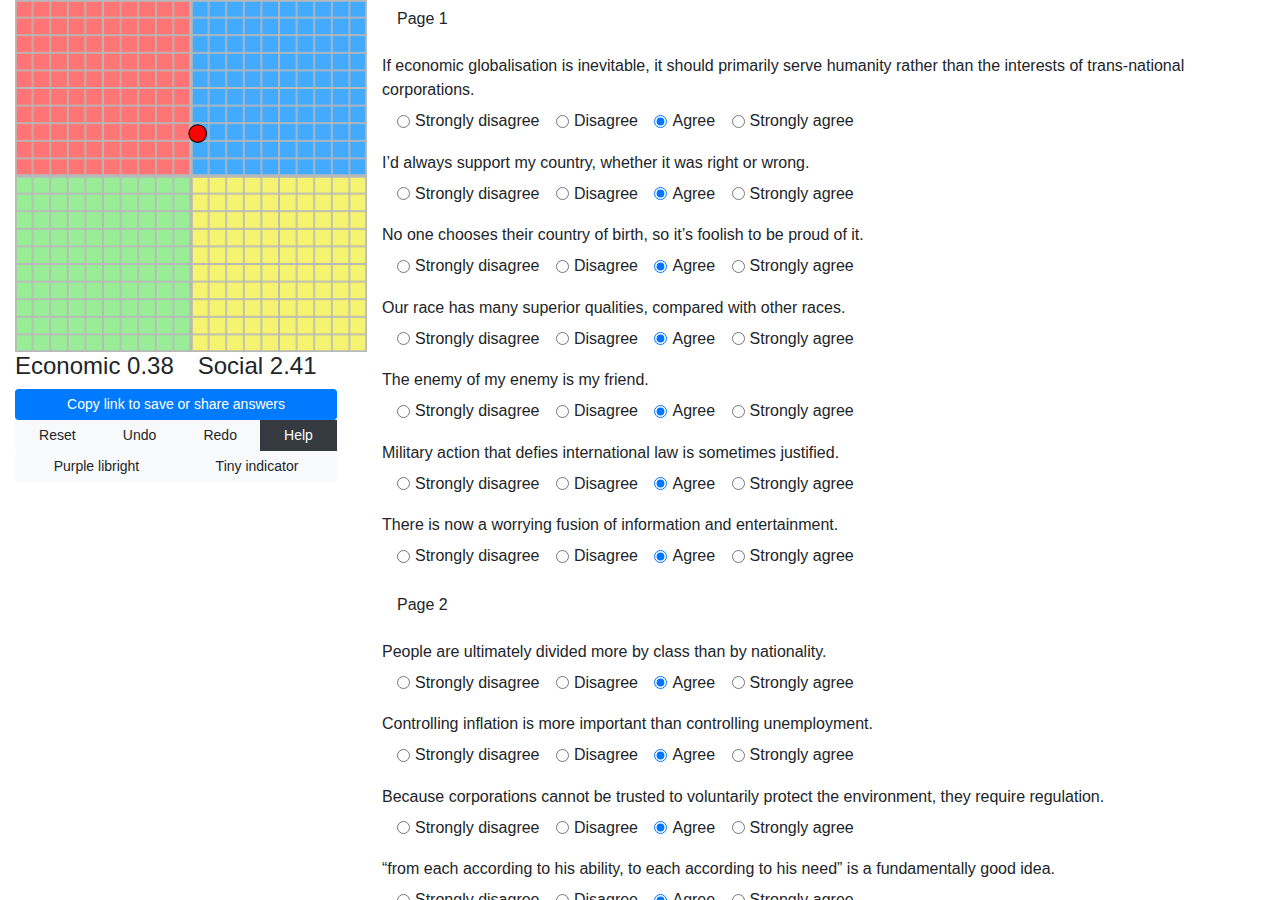
<file: politicalcompass.github.io.html>
<!DOCTYPE html>

<html lang="en-US">
<head>
  <meta charset="utf-8">
  <title>Interactive Political Compass</title>
  <meta name="title" content="Interactive Political Compass">
  <meta name="Description" content="Discover your position on the Political Compass with our interactive quiz. Get instant results as you answer questions!">
	<meta name="Keywords" content="political compass,political,compass,formula,calculated,how,interactive,sandbox,live">
	<meta name="viewport" content="width=device-width, initial-scale=1.0">
  <meta property="og:type" content="website">
  <meta property="og:url" content="https://politicalcompass.github.io/">
  <meta property="og:title" content="Interactive Political Compass">
  <meta property="og:description" content="Discover your position on the Political Compass with our interactive quiz. Get instant results as you answer questions!">
  <meta property="og:image" content="https://politicalcompass.github.io/img/proj_flag_pc2.png">
  <meta property="twitter:card" content="summary_large_image">
  <meta property="twitter:url" content="https://politicalcompass.github.io/">
  <meta property="twitter:title" content="Interactive Political Compass">
  <meta property="twitter:description" content="Discover your position on the Political Compass with our interactive quiz. Get instant results as you answer questions!">
  <meta property="twitter:image" content="https://politicalcompass.github.io/img/proj_flag_pc2.png">
  <meta itemprop="name" content="Interactive Political Compass">
  <meta itemprop="description" content="Discover your position on the Political Compass with our interactive quiz. Get instant results as you answer questions!">
  <meta itemprop="image" content="http://politicalcompass.github.io/img/proj_flag_pc2.png">
  <meta name="google-site-verification" content="mhU9SypGoPh1DQGS0cMQ0jDxrxKxCTXkJQJDEJV9io4" />
	<link href="favicon.ico" rel="Political Compass icon" type="image/x-icon" />
  <script src="js/script.js"></script>
  <link rel="stylesheet" type="text/css" href="css/style.css" />
  <script src="https://code.jquery.com/jquery-3.4.1.slim.min.js" integrity="sha384-J6qa4849blE2+poT4WnyKhv5vZF5SrPo0iEjwBvKU7imGFAV0wwj1yYfoRSJoZ+n" crossorigin="anonymous"></script>
  <script src="https://cdn.jsdelivr.net/npm/popper.js@1.16.0/dist/umd/popper.min.js" integrity="sha384-Q6E9RHvbIyZFJoft+2mJbHaEWldlvI9IOYy5n3zV9zzTtmI3UksdQRVvoxMfooAo" crossorigin="anonymous"></script>
  <link rel="stylesheet" type="text/css" href="css/bootstrap.min.css" />
  <script src="js/bootstrap.min.js"></script>
  <link rel="canonical" href="https://fixedpoliticalcompass.github.io/" />
</head>
<!--Credits to "W.u.m.b.o.l.o" (w/o dots) on twitter and youtube / "W.u.m.b.o.l.o.8.3" (w/o dots) on reddit for the original design
	Corrections by W. J. O.-->
<body>
  <div class="container-fluid cont-fluid">
  <div class="row all-cont overflow-visible">
  <div class="head-cont col-auto">
    <div class="head-cont2">
      <div class="pc-cont">
        <div class="svg-container">
          <div class="svg-container2">
            <svg viewBox="0 0 100 100"> 
              <rect width="50" height="50" style="fill:rgb(255,117,117);" />
              <rect width="50" height="50" x="50" style="fill:rgb(66,170,255);" />
              <rect width="50" height="50" y="50" style="fill:rgb(154,237,151);" />
              <rect width="50" height="50" x="50" y="50" id="libright" style="fill:rgb(245,244,113);" />

              <defs>
                <pattern id="smallGrid" width="5" height="5" patternUnits="userSpaceOnUse">
                  <path d="M 5 0 L 0 0 0 5" fill="none" stroke="rgb(184,184,184)" stroke-width="0.5"/>
                </pattern>
                <pattern id="grid" width="50" height="50" patternUnits="userSpaceOnUse">
                  <rect width="50" height="50" fill="url(#smallGrid)"/>
                  <path d="M 50 0 L 0 0 0 50" fill="none" stroke="rgb(184,184,184)" stroke-width="1"/>
                </pattern>
              </defs>
            
              <rect width="100" height="100" fill="url(#grid)" />
              <rect style="transform: rotate(180deg);transform-origin: 50% 50%;" width="100" height="100" fill="url(#grid)" />

              <circle cx="-51.9" cy="-37.95" r="2.5" stroke="black" stroke-width="0.3" fill="red" id="circ" />
              <!-- <circle cx="51.9" cy="37.95" r="2.5" stroke="black" stroke-width="0.3" fill="red" id="circ" /> -->
            </svg>
            <!--page-header?-->
          </div>
        </div>
      </div>
      <!-- <div class="page-header">
        <div class="float-left">
          <h4>Economic <span id="displayEcon">0.38</span></h4>
        </div>
        <div class="float-right fl-ri-soc">
          <h4 class="text-right">Social <span id="displaySoc">2.41</span></h4>
        </div>
        <div class="clearfix"></div>
      </div> -->
      <h4 id="h4disp">&nbsp;</h4>
      <div class="row">
        <div class="col btn-group flex-wrap text-center cent-col" role="group" aria-label="Options">
          <button type="button" class="btn btn-sm btn-primary" onclick="cpyCb()">Copy link to save or share answers</button>
        </div>
      </div>
      <div class="row">
        <div class="col btn-group flex-wrap text-center cent-col" role="group" aria-label="Options">
          <button type="button" class="btn btn-sm btn-light" onclick="reset()">Reset</button>
          <button type="button" class="btn btn-sm btn-light" onclick="window.history.back()">Undo</button>
          <button type="button" class="btn btn-sm btn-light" onclick="window.history.forward()">Redo</button>
          <button type="button" class="btn btn-sm btn-dark" data-toggle="modal" data-target="#helpModal">Help</button>

          <div class="modal fade" id="helpModal" tabindex="-1" role="dialog" aria-labelledby="helpModalTitle" aria-hidden="true">
            <div class="modal-dialog" role="document">
              <div class="modal-content">
                <div class="modal-header">
                  <h5 class="modal-title" id="helpModalTitle">Information</h5>
                  <button type="button" class="close" data-dismiss="modal" aria-label="Close">
                    <span aria-hidden="true">&times;</span>
                  </button>
                </div>
                <div class="modal-body">
                  <p>Your answers are saved in the URL. If you close and re-open this page, the current answers will be loaded.</p>
                </div>
                <div class="modal-footer">
                  <button type="button" class="btn btn-secondary" data-dismiss="modal">Close</button>
                </div>
              </div>
            </div>
          </div>
        </div>
      </div>
      <div class="row">
        <div class="col btn-group flex-wrap text-center cent-col" role="group" aria-label="Options">
          <button type="button" class="btn btn-sm btn-light" id="switchLibright" onclick="switchLibright()">Purple libright</button>
          <button type="button" class="btn btn-sm btn-light" id="switchIndicator" onclick="switchIndicator()">Tiny indicator</button>
        </div>
      </div>
    </div>
  </div>

  <form class="col overflow-auto">
    <fieldset class="form-group">
      <div class="row">
        <p class="col-form-label col-auto">Page 1</p>
      </div>
    </fieldset>

    <fieldset class="form-group">
      <div class="row">
        <legend class="col-form-label col-1 pt-0 pl-0">If economic globalisation is inevitable, it should primarily serve humanity rather than the interests of trans-national corporations.</legend>
        <div class="col-11 align-self-center">
          <div class="form-check form-check-inline">
            <input class="form-check-input" type="radio" name="q1" id="q1a1" value="sd" onclick="ans(0, 0)">
            <label class="form-check-label" for="q1a1">
              Strongly disagree
            </label>
          </div>
          <div class="form-check form-check-inline">
            <input class="form-check-input" type="radio" name="q1" id="q1a2" value="d" onclick="ans(0, 1)">
            <label class="form-check-label" for="q1a2">
              Disagree
            </label>
          </div>
          <div class="form-check form-check-inline">
            <input class="form-check-input" type="radio" name="q1" id="q1a3" value="a" onclick="ans(0, 2)" ><!--checked-->
            <label class="form-check-label" for="q1a3">
              Agree
            </label>
          </div>
          <div class="form-check form-check-inline">
            <input class="form-check-input" type="radio" name="q1" id="q1a4" value="sa" onclick="ans(0, 3)">
            <label class="form-check-label" for="q1a4">
              Strongly agree
            </label>
          </div>
        </div>
      </div>
    </fieldset>

    <fieldset class="form-group">
      <div class="row">
        <legend class="col-form-label col-1 pt-0 pl-0">I’d always support my country, whether it was right or wrong.</legend>
        <div class="col-11 align-self-center">
          <div class="form-check form-check-inline">
            <input class="form-check-input" type="radio" name="q2" id="q2a1" value="sd" onclick="ans(1, 0)">
            <label class="form-check-label" for="q2a1">
              Strongly disagree
            </label>
          </div>
          <div class="form-check form-check-inline">
            <input class="form-check-input" type="radio" name="q2" id="q2a2" value="d" onclick="ans(1, 1)">
            <label class="form-check-label" for="q2a2">
              Disagree
            </label>
          </div>
          <div class="form-check form-check-inline">
            <input class="form-check-input" type="radio" name="q2" id="q2a3" value="a" onclick="ans(1, 2)" ><!--checked-->
            <label class="form-check-label" for="q2a3">
              Agree
            </label>
          </div>
          <div class="form-check form-check-inline">
            <input class="form-check-input" type="radio" name="q2" id="q2a4" value="sa" onclick="ans(1, 3)">
            <label class="form-check-label" for="q2a4">
              Strongly agree
            </label>
          </div>
        </div>
      </div>
    </fieldset>

    <fieldset class="form-group">
      <div class="row">
        <legend class="col-form-label col-1 pt-0 pl-0">No one chooses their country of birth, so it’s foolish to be proud of it.</legend>
        <div class="col-11 align-self-center">
          <div class="form-check form-check-inline">
            <input class="form-check-input" type="radio" name="q3" id="q3a1" value="sd" onclick="ans(2, 0)">
            <label class="form-check-label" for="q3a1">
              Strongly disagree
            </label>
          </div>
          <div class="form-check form-check-inline">
            <input class="form-check-input" type="radio" name="q3" id="q3a2" value="d" onclick="ans(2, 1)">
            <label class="form-check-label" for="q3a2">
              Disagree
            </label>
          </div>
          <div class="form-check form-check-inline">
            <input class="form-check-input" type="radio" name="q3" id="q3a3" value="a" onclick="ans(2, 2)" ><!--checked-->
            <label class="form-check-label" for="q3a3">
              Agree
            </label>
          </div>
          <div class="form-check form-check-inline">
            <input class="form-check-input" type="radio" name="q3" id="q3a4" value="sa" onclick="ans(2, 3)">
            <label class="form-check-label" for="q3a4">
              Strongly agree
            </label>
          </div>
        </div>
      </div>
    </fieldset>

    <fieldset class="form-group">
      <div class="row">
        <legend class="col-form-label col-1 pt-0 pl-0">Our race has many superior qualities, compared with other races.</legend>
        <div class="col-11 align-self-center">
          <div class="form-check form-check-inline">
            <input class="form-check-input" type="radio" name="q4" id="q4a1" value="sd" onclick="ans(3, 0)">
            <label class="form-check-label" for="q4a1">
              Strongly disagree
            </label>
          </div>
          <div class="form-check form-check-inline">
            <input class="form-check-input" type="radio" name="q4" id="q4a2" value="d" onclick="ans(3, 1)">
            <label class="form-check-label" for="q4a2">
              Disagree
            </label>
          </div>
          <div class="form-check form-check-inline">
            <input class="form-check-input" type="radio" name="q4" id="q4a3" value="a" onclick="ans(3, 2)" ><!--checked-->
            <label class="form-check-label" for="q4a3">
              Agree
            </label>
          </div>
          <div class="form-check form-check-inline">
            <input class="form-check-input" type="radio" name="q4" id="q4a4" value="sa" onclick="ans(3, 3)">
            <label class="form-check-label" for="q4a4">
              Strongly agree
            </label>
          </div>
        </div>
      </div>
    </fieldset>

    <fieldset class="form-group">
      <div class="row">
        <legend class="col-form-label col-1 pt-0 pl-0">The enemy of my enemy is my friend.</legend>
        <div class="col-11 align-self-center">
          <div class="form-check form-check-inline">
            <input class="form-check-input" type="radio" name="q5" id="q5a1" value="sd" onclick="ans(4, 0)">
            <label class="form-check-label" for="q5a1">
              Strongly disagree
            </label>
          </div>
          <div class="form-check form-check-inline">
            <input class="form-check-input" type="radio" name="q5" id="q5a2" value="d" onclick="ans(4, 1)">
            <label class="form-check-label" for="q5a2">
              Disagree
            </label>
          </div>
          <div class="form-check form-check-inline">
            <input class="form-check-input" type="radio" name="q5" id="q5a3" value="a" onclick="ans(4, 2)" ><!--checked-->
            <label class="form-check-label" for="q5a3">
              Agree
            </label>
          </div>
          <div class="form-check form-check-inline">
            <input class="form-check-input" type="radio" name="q5" id="q5a4" value="sa" onclick="ans(4, 3)">
            <label class="form-check-label" for="q5a4">
              Strongly agree
            </label>
          </div>
        </div>
      </div>
    </fieldset>

    <fieldset class="form-group">
      <div class="row">
        <legend class="col-form-label col-1 pt-0 pl-0">Military action that defies international law is sometimes justified.</legend>
        <div class="col-11 align-self-center">
          <div class="form-check form-check-inline">
            <input class="form-check-input" type="radio" name="q6" id="q6a1" value="sd" onclick="ans(5, 0)">
            <label class="form-check-label" for="q6a1">
              Strongly disagree
            </label>
          </div>
          <div class="form-check form-check-inline">
            <input class="form-check-input" type="radio" name="q6" id="q6a2" value="d" onclick="ans(5, 1)">
            <label class="form-check-label" for="q6a2">
              Disagree
            </label>
          </div>
          <div class="form-check form-check-inline">
            <input class="form-check-input" type="radio" name="q6" id="q6a3" value="a" onclick="ans(5, 2)" ><!--checked-->
            <label class="form-check-label" for="q6a3">
              Agree
            </label>
          </div>
          <div class="form-check form-check-inline">
            <input class="form-check-input" type="radio" name="q6" id="q6a4" value="sa" onclick="ans(5, 3)">
            <label class="form-check-label" for="q6a4">
              Strongly agree
            </label>
          </div>
        </div>
      </div>
    </fieldset>

    <fieldset class="form-group">
      <div class="row">
        <legend class="col-form-label col-1 pt-0 pl-0">There is now a worrying fusion of information and entertainment.</legend>
        <div class="col-11 align-self-center">
          <div class="form-check form-check-inline">
            <input class="form-check-input" type="radio" name="q7" id="q7a1" value="sd" onclick="ans(6, 0)">
            <label class="form-check-label" for="q7a1">
              Strongly disagree
            </label>
          </div>
          <div class="form-check form-check-inline">
            <input class="form-check-input" type="radio" name="q7" id="q7a2" value="d" onclick="ans(6, 1)">
            <label class="form-check-label" for="q7a2">
              Disagree
            </label>
          </div>
          <div class="form-check form-check-inline">
            <input class="form-check-input" type="radio" name="q7" id="q7a3" value="a" onclick="ans(6, 2)" ><!--checked-->
            <label class="form-check-label" for="q7a3">
              Agree
            </label>
          </div>
          <div class="form-check form-check-inline">
            <input class="form-check-input" type="radio" name="q7" id="q7a4" value="sa" onclick="ans(6, 3)">
            <label class="form-check-label" for="q7a4">
              Strongly agree
            </label>
          </div>
        </div>
      </div>
    </fieldset>

    <fieldset class="form-group">
      <div class="row">
        <p class="col-form-label col-auto">Page 2</p>
      </div>
    </fieldset>

    <fieldset class="form-group">
    <div class="row">
    <legend class="col-form-label col-1 pt-0 pl-0">People are ultimately divided more by class than by nationality.</legend>
    <div class="col-11 align-self-center">
    <div class="form-check form-check-inline">
    <input class="form-check-input" type="radio" name="q8" id="q8a1" value="sd" onclick="ans(7, 0)">
    <label class="form-check-label" for="q8a1">
    Strongly disagree
    </label>
    </div>
    <div class="form-check form-check-inline">
    <input class="form-check-input" type="radio" name="q8" id="q8a2" value="d" onclick="ans(7, 1)">
    <label class="form-check-label" for="q8a2">
    Disagree
    </label>
    </div>
    <div class="form-check form-check-inline">
    <input class="form-check-input" type="radio" name="q8" id="q8a3" value="a" onclick="ans(7, 2)" ><!--checked-->
    <label class="form-check-label" for="q8a3">
    Agree
    </label>
    </div>
    <div class="form-check form-check-inline">
    <input class="form-check-input" type="radio" name="q8" id="q8a4" value="sa" onclick="ans(7, 3)">
    <label class="form-check-label" for="q8a4">
    Strongly agree
    </label>
    </div>
    </div>
    </div>
    </fieldset>

    <fieldset class="form-group">
    <div class="row">
    <legend class="col-form-label col-1 pt-0 pl-0">Controlling inflation is more important than controlling unemployment.</legend>
    <div class="col-11 align-self-center">
    <div class="form-check form-check-inline">
    <input class="form-check-input" type="radio" name="q9" id="q9a1" value="sd" onclick="ans(8, 0)">
    <label class="form-check-label" for="q9a1">
    Strongly disagree
    </label>
    </div>
    <div class="form-check form-check-inline">
    <input class="form-check-input" type="radio" name="q9" id="q9a2" value="d" onclick="ans(8, 1)">
    <label class="form-check-label" for="q9a2">
    Disagree
    </label>
    </div>
    <div class="form-check form-check-inline">
    <input class="form-check-input" type="radio" name="q9" id="q9a3" value="a" onclick="ans(8, 2)" ><!--checked-->
    <label class="form-check-label" for="q9a3">
    Agree
    </label>
    </div>
    <div class="form-check form-check-inline">
    <input class="form-check-input" type="radio" name="q9" id="q9a4" value="sa" onclick="ans(8, 3)">
    <label class="form-check-label" for="q9a4">
    Strongly agree
    </label>
    </div>
    </div>
    </div>
    </fieldset>

    <fieldset class="form-group">
    <div class="row">
    <legend class="col-form-label col-1 pt-0 pl-0">Because corporations cannot be trusted to voluntarily protect the environment, they require regulation.</legend>
    <div class="col-11 align-self-center">
    <div class="form-check form-check-inline">
    <input class="form-check-input" type="radio" name="q10" id="q10a1" value="sd" onclick="ans(9, 0)">
    <label class="form-check-label" for="q10a1">
    Strongly disagree
    </label>
    </div>
    <div class="form-check form-check-inline">
    <input class="form-check-input" type="radio" name="q10" id="q10a2" value="d" onclick="ans(9, 1)">
    <label class="form-check-label" for="q10a2">
    Disagree
    </label>
    </div>
    <div class="form-check form-check-inline">
    <input class="form-check-input" type="radio" name="q10" id="q10a3" value="a" onclick="ans(9, 2)" ><!--checked-->
    <label class="form-check-label" for="q10a3">
    Agree
    </label>
    </div>
    <div class="form-check form-check-inline">
    <input class="form-check-input" type="radio" name="q10" id="q10a4" value="sa" onclick="ans(9, 3)">
    <label class="form-check-label" for="q10a4">
    Strongly agree
    </label>
    </div>
    </div>
    </div>
    </fieldset>

    <fieldset class="form-group">
    <div class="row">
    <legend class="col-form-label col-1 pt-0 pl-0">“from each according to his ability, to each according to his need” is a fundamentally good idea.</legend>
    <div class="col-11 align-self-center">
    <div class="form-check form-check-inline">
    <input class="form-check-input" type="radio" name="q11" id="q11a1" value="sd" onclick="ans(10, 0)">
    <label class="form-check-label" for="q11a1">
    Strongly disagree
    </label>
    </div>
    <div class="form-check form-check-inline">
    <input class="form-check-input" type="radio" name="q11" id="q11a2" value="d" onclick="ans(10, 1)">
    <label class="form-check-label" for="q11a2">
    Disagree
    </label>
    </div>
    <div class="form-check form-check-inline">
    <input class="form-check-input" type="radio" name="q11" id="q11a3" value="a" onclick="ans(10, 2)" ><!--checked-->
    <label class="form-check-label" for="q11a3">
    Agree
    </label>
    </div>
    <div class="form-check form-check-inline">
    <input class="form-check-input" type="radio" name="q11" id="q11a4" value="sa" onclick="ans(10, 3)">
    <label class="form-check-label" for="q11a4">
    Strongly agree
    </label>
    </div>
    </div>
    </div>
    </fieldset>

    <fieldset class="form-group">
    <div class="row">
    <legend class="col-form-label col-1 pt-0 pl-0">The freer the market, the freer the people.</legend>
    <div class="col-11 align-self-center">
    <div class="form-check form-check-inline">
    <input class="form-check-input" type="radio" name="q12" id="q12a1" value="sd" onclick="ans(11, 0)">
    <label class="form-check-label" for="q12a1">
    Strongly disagree
    </label>
    </div>
    <div class="form-check form-check-inline">
    <input class="form-check-input" type="radio" name="q12" id="q12a2" value="d" onclick="ans(11, 1)">
    <label class="form-check-label" for="q12a2">
    Disagree
    </label>
    </div>
    <div class="form-check form-check-inline">
    <input class="form-check-input" type="radio" name="q12" id="q12a3" value="a" onclick="ans(11, 2)" ><!--checked-->
    <label class="form-check-label" for="q12a3">
    Agree
    </label>
    </div>
    <div class="form-check form-check-inline">
    <input class="form-check-input" type="radio" name="q12" id="q12a4" value="sa" onclick="ans(11, 3)">
    <label class="form-check-label" for="q12a4">
    Strongly agree
    </label>
    </div>
    </div>
    </div>
    </fieldset>

    <fieldset class="form-group">
    <div class="row">
    <legend class="col-form-label col-1 pt-0 pl-0">It’s a sad reflection on our society that something as basic as drinking water is now a bottled, branded consumer product.</legend>
    <div class="col-11 align-self-center">
    <div class="form-check form-check-inline">
    <input class="form-check-input" type="radio" name="q13" id="q13a1" value="sd" onclick="ans(12, 0)">
    <label class="form-check-label" for="q13a1">
    Strongly disagree
    </label>
    </div>
    <div class="form-check form-check-inline">
    <input class="form-check-input" type="radio" name="q13" id="q13a2" value="d" onclick="ans(12, 1)">
    <label class="form-check-label" for="q13a2">
    Disagree
    </label>
    </div>
    <div class="form-check form-check-inline">
    <input class="form-check-input" type="radio" name="q13" id="q13a3" value="a" onclick="ans(12, 2)" ><!--checked-->
    <label class="form-check-label" for="q13a3">
    Agree
    </label>
    </div>
    <div class="form-check form-check-inline">
    <input class="form-check-input" type="radio" name="q13" id="q13a4" value="sa" onclick="ans(12, 3)">
    <label class="form-check-label" for="q13a4">
    Strongly agree
    </label>
    </div>
    </div>
    </div>
    </fieldset>

    <fieldset class="form-group">
    <div class="row">
    <legend class="col-form-label col-1 pt-0 pl-0">Land shouldn’t be a commodity to be bought and sold.</legend>
    <div class="col-11 align-self-center">
    <div class="form-check form-check-inline">
    <input class="form-check-input" type="radio" name="q14" id="q14a1" value="sd" onclick="ans(13, 0)">
    <label class="form-check-label" for="q14a1">
    Strongly disagree
    </label>
    </div>
    <div class="form-check form-check-inline">
    <input class="form-check-input" type="radio" name="q14" id="q14a2" value="d" onclick="ans(13, 1)">
    <label class="form-check-label" for="q14a2">
    Disagree
    </label>
    </div>
    <div class="form-check form-check-inline">
    <input class="form-check-input" type="radio" name="q14" id="q14a3" value="a" onclick="ans(13, 2)" ><!--checked-->
    <label class="form-check-label" for="q14a3">
    Agree
    </label>
    </div>
    <div class="form-check form-check-inline">
    <input class="form-check-input" type="radio" name="q14" id="q14a4" value="sa" onclick="ans(13, 3)">
    <label class="form-check-label" for="q14a4">
    Strongly agree
    </label>
    </div>
    </div>
    </div>
    </fieldset>

    <fieldset class="form-group">
    <div class="row">
    <legend class="col-form-label col-1 pt-0 pl-0">It is regrettable that many personal fortunes are made by people who simply manipulate money and contribute nothing to their society.</legend>
    <div class="col-11 align-self-center">
    <div class="form-check form-check-inline">
    <input class="form-check-input" type="radio" name="q15" id="q15a1" value="sd" onclick="ans(14, 0)">
    <label class="form-check-label" for="q15a1">
    Strongly disagree
    </label>
    </div>
    <div class="form-check form-check-inline">
    <input class="form-check-input" type="radio" name="q15" id="q15a2" value="d" onclick="ans(14, 1)">
    <label class="form-check-label" for="q15a2">
    Disagree
    </label>
    </div>
    <div class="form-check form-check-inline">
    <input class="form-check-input" type="radio" name="q15" id="q15a3" value="a" onclick="ans(14, 2)" ><!--checked-->
    <label class="form-check-label" for="q15a3">
    Agree
    </label>
    </div>
    <div class="form-check form-check-inline">
    <input class="form-check-input" type="radio" name="q15" id="q15a4" value="sa" onclick="ans(14, 3)">
    <label class="form-check-label" for="q15a4">
    Strongly agree
    </label>
    </div>
    </div>
    </div>
    </fieldset>

    <fieldset class="form-group">
    <div class="row">
    <legend class="col-form-label col-1 pt-0 pl-0">Protectionism is sometimes necessary in trade.</legend>
    <div class="col-11 align-self-center">
    <div class="form-check form-check-inline">
    <input class="form-check-input" type="radio" name="q16" id="q16a1" value="sd" onclick="ans(15, 0)">
    <label class="form-check-label" for="q16a1">
    Strongly disagree
    </label>
    </div>
    <div class="form-check form-check-inline">
    <input class="form-check-input" type="radio" name="q16" id="q16a2" value="d" onclick="ans(15, 1)">
    <label class="form-check-label" for="q16a2">
    Disagree
    </label>
    </div>
    <div class="form-check form-check-inline">
    <input class="form-check-input" type="radio" name="q16" id="q16a3" value="a" onclick="ans(15, 2)" ><!--checked-->
    <label class="form-check-label" for="q16a3">
    Agree
    </label>
    </div>
    <div class="form-check form-check-inline">
    <input class="form-check-input" type="radio" name="q16" id="q16a4" value="sa" onclick="ans(15, 3)">
    <label class="form-check-label" for="q16a4">
    Strongly agree
    </label>
    </div>
    </div>
    </div>
    </fieldset>

    <fieldset class="form-group">
    <div class="row">
    <legend class="col-form-label col-1 pt-0 pl-0">The only social responsibility of a company should be to deliver a profit to its shareholders.</legend>
    <div class="col-11 align-self-center">
    <div class="form-check form-check-inline">
    <input class="form-check-input" type="radio" name="q17" id="q17a1" value="sd" onclick="ans(16, 0)">
    <label class="form-check-label" for="q17a1">
    Strongly disagree
    </label>
    </div>
    <div class="form-check form-check-inline">
    <input class="form-check-input" type="radio" name="q17" id="q17a2" value="d" onclick="ans(16, 1)">
    <label class="form-check-label" for="q17a2">
    Disagree
    </label>
    </div>
    <div class="form-check form-check-inline">
    <input class="form-check-input" type="radio" name="q17" id="q17a3" value="a" onclick="ans(16, 2)" ><!--checked-->
    <label class="form-check-label" for="q17a3">
    Agree
    </label>
    </div>
    <div class="form-check form-check-inline">
    <input class="form-check-input" type="radio" name="q17" id="q17a4" value="sa" onclick="ans(16, 3)">
    <label class="form-check-label" for="q17a4">
    Strongly agree
    </label>
    </div>
    </div>
    </div>
    </fieldset>

    <fieldset class="form-group">
    <div class="row">
    <legend class="col-form-label col-1 pt-0 pl-0">The rich are too highly taxed.</legend>
    <div class="col-11 align-self-center">
    <div class="form-check form-check-inline">
    <input class="form-check-input" type="radio" name="q18" id="q18a1" value="sd" onclick="ans(17, 0)">
    <label class="form-check-label" for="q18a1">
    Strongly disagree
    </label>
    </div>
    <div class="form-check form-check-inline">
    <input class="form-check-input" type="radio" name="q18" id="q18a2" value="d" onclick="ans(17, 1)">
    <label class="form-check-label" for="q18a2">
    Disagree
    </label>
    </div>
    <div class="form-check form-check-inline">
    <input class="form-check-input" type="radio" name="q18" id="q18a3" value="a" onclick="ans(17, 2)" ><!--checked-->
    <label class="form-check-label" for="q18a3">
    Agree
    </label>
    </div>
    <div class="form-check form-check-inline">
    <input class="form-check-input" type="radio" name="q18" id="q18a4" value="sa" onclick="ans(17, 3)">
    <label class="form-check-label" for="q18a4">
    Strongly agree
    </label>
    </div>
    </div>
    </div>
    </fieldset>

    <fieldset class="form-group">
    <div class="row">
    <legend class="col-form-label col-1 pt-0 pl-0">Those with the ability to pay should have access to higher standards of medical care.</legend>
    <div class="col-11 align-self-center">
    <div class="form-check form-check-inline">
    <input class="form-check-input" type="radio" name="q19" id="q19a1" value="sd" onclick="ans(18, 0)">
    <label class="form-check-label" for="q19a1">
    Strongly disagree
    </label>
    </div>
    <div class="form-check form-check-inline">
    <input class="form-check-input" type="radio" name="q19" id="q19a2" value="d" onclick="ans(18, 1)">
    <label class="form-check-label" for="q19a2">
    Disagree
    </label>
    </div>
    <div class="form-check form-check-inline">
    <input class="form-check-input" type="radio" name="q19" id="q19a3" value="a" onclick="ans(18, 2)" ><!--checked-->
    <label class="form-check-label" for="q19a3">
    Agree
    </label>
    </div>
    <div class="form-check form-check-inline">
    <input class="form-check-input" type="radio" name="q19" id="q19a4" value="sa" onclick="ans(18, 3)">
    <label class="form-check-label" for="q19a4">
    Strongly agree
    </label>
    </div>
    </div>
    </div>
    </fieldset>

    <fieldset class="form-group">
    <div class="row">
    <legend class="col-form-label col-1 pt-0 pl-0">Governments should penalise businesses that mislead the public.</legend>
    <div class="col-11 align-self-center">
    <div class="form-check form-check-inline">
    <input class="form-check-input" type="radio" name="q20" id="q20a1" value="sd" onclick="ans(19, 0)">
    <label class="form-check-label" for="q20a1">
    Strongly disagree
    </label>
    </div>
    <div class="form-check form-check-inline">
    <input class="form-check-input" type="radio" name="q20" id="q20a2" value="d" onclick="ans(19, 1)">
    <label class="form-check-label" for="q20a2">
    Disagree
    </label>
    </div>
    <div class="form-check form-check-inline">
    <input class="form-check-input" type="radio" name="q20" id="q20a3" value="a" onclick="ans(19, 2)" ><!--checked-->
    <label class="form-check-label" for="q20a3">
    Agree
    </label>
    </div>
    <div class="form-check form-check-inline">
    <input class="form-check-input" type="radio" name="q20" id="q20a4" value="sa" onclick="ans(19, 3)">
    <label class="form-check-label" for="q20a4">
    Strongly agree
    </label>
    </div>
    </div>
    </div>
    </fieldset>

    <fieldset class="form-group">
    <div class="row">
    <legend class="col-form-label col-1 pt-0 pl-0">A genuine free market requires restrictions on the ability of predator multinationals to create monopolies.</legend>
    <div class="col-11 align-self-center">
    <div class="form-check form-check-inline">
    <input class="form-check-input" type="radio" name="q21" id="q21a1" value="sd" onclick="ans(20, 0)">
    <label class="form-check-label" for="q21a1">
    Strongly disagree
    </label>
    </div>
    <div class="form-check form-check-inline">
    <input class="form-check-input" type="radio" name="q21" id="q21a2" value="d" onclick="ans(20, 1)">
    <label class="form-check-label" for="q21a2">
    Disagree
    </label>
    </div>
    <div class="form-check form-check-inline">
    <input class="form-check-input" type="radio" name="q21" id="q21a3" value="a" onclick="ans(20, 2)" ><!--checked-->
    <label class="form-check-label" for="q21a3">
    Agree
    </label>
    </div>
    <div class="form-check form-check-inline">
    <input class="form-check-input" type="radio" name="q21" id="q21a4" value="sa" onclick="ans(20, 3)">
    <label class="form-check-label" for="q21a4">
    Strongly agree
    </label>
    </div>
    </div>
    </div>
    </fieldset>
    
    <fieldset class="form-group">
      <div class="row">
        <p class="col-form-label col-auto">Page 3</p>
      </div>
    </fieldset>

    <fieldset class="form-group">
    <div class="row">
    <legend class="col-form-label col-1 pt-0 pl-0">Abortion, when the woman’s life is not threatened, should always be illegal.</legend>
    <div class="col-11 align-self-center">
    <div class="form-check form-check-inline">
    <input class="form-check-input" type="radio" name="q22" id="q22a1" value="sd" onclick="ans(21, 0)">
    <label class="form-check-label" for="q22a1">
    Strongly disagree
    </label>
    </div>
    <div class="form-check form-check-inline">
    <input class="form-check-input" type="radio" name="q22" id="q22a2" value="d" onclick="ans(21, 1)">
    <label class="form-check-label" for="q22a2">
    Disagree
    </label>
    </div>
    <div class="form-check form-check-inline">
    <input class="form-check-input" type="radio" name="q22" id="q22a3" value="a" onclick="ans(21, 2)" ><!--checked-->
    <label class="form-check-label" for="q22a3">
    Agree
    </label>
    </div>
    <div class="form-check form-check-inline">
    <input class="form-check-input" type="radio" name="q22" id="q22a4" value="sa" onclick="ans(21, 3)">
    <label class="form-check-label" for="q22a4">
    Strongly agree
    </label>
    </div>
    </div>
    </div>
    </fieldset>

    <fieldset class="form-group">
    <div class="row">
    <legend class="col-form-label col-1 pt-0 pl-0">All authority should be questioned.</legend>
    <div class="col-11 align-self-center">
    <div class="form-check form-check-inline">
    <input class="form-check-input" type="radio" name="q23" id="q23a1" value="sd" onclick="ans(22, 0)">
    <label class="form-check-label" for="q23a1">
    Strongly disagree
    </label>
    </div>
    <div class="form-check form-check-inline">
    <input class="form-check-input" type="radio" name="q23" id="q23a2" value="d" onclick="ans(22, 1)">
    <label class="form-check-label" for="q23a2">
    Disagree
    </label>
    </div>
    <div class="form-check form-check-inline">
    <input class="form-check-input" type="radio" name="q23" id="q23a3" value="a" onclick="ans(22, 2)" ><!--checked-->
    <label class="form-check-label" for="q23a3">
    Agree
    </label>
    </div>
    <div class="form-check form-check-inline">
    <input class="form-check-input" type="radio" name="q23" id="q23a4" value="sa" onclick="ans(22, 3)">
    <label class="form-check-label" for="q23a4">
    Strongly agree
    </label>
    </div>
    </div>
    </div>
    </fieldset>

    <fieldset class="form-group">
    <div class="row">
    <legend class="col-form-label col-1 pt-0 pl-0">An eye for an eye and a tooth for a tooth.</legend>
    <div class="col-11 align-self-center">
    <div class="form-check form-check-inline">
    <input class="form-check-input" type="radio" name="q24" id="q24a1" value="sd" onclick="ans(23, 0)">
    <label class="form-check-label" for="q24a1">
    Strongly disagree
    </label>
    </div>
    <div class="form-check form-check-inline">
    <input class="form-check-input" type="radio" name="q24" id="q24a2" value="d" onclick="ans(23, 1)">
    <label class="form-check-label" for="q24a2">
    Disagree
    </label>
    </div>
    <div class="form-check form-check-inline">
    <input class="form-check-input" type="radio" name="q24" id="q24a3" value="a" onclick="ans(23, 2)" ><!--checked-->
    <label class="form-check-label" for="q24a3">
    Agree
    </label>
    </div>
    <div class="form-check form-check-inline">
    <input class="form-check-input" type="radio" name="q24" id="q24a4" value="sa" onclick="ans(23, 3)">
    <label class="form-check-label" for="q24a4">
    Strongly agree
    </label>
    </div>
    </div>
    </div>
    </fieldset>

    <fieldset class="form-group">
    <div class="row">
    <legend class="col-form-label col-1 pt-0 pl-0">Taxpayers should not be expected to prop up any theatres or museums that cannot survive on a commercial basis.</legend>
    <div class="col-11 align-self-center">
    <div class="form-check form-check-inline">
    <input class="form-check-input" type="radio" name="q25" id="q25a1" value="sd" onclick="ans(24, 0)">
    <label class="form-check-label" for="q25a1">
    Strongly disagree
    </label>
    </div>
    <div class="form-check form-check-inline">
    <input class="form-check-input" type="radio" name="q25" id="q25a2" value="d" onclick="ans(24, 1)">
    <label class="form-check-label" for="q25a2">
    Disagree
    </label>
    </div>
    <div class="form-check form-check-inline">
    <input class="form-check-input" type="radio" name="q25" id="q25a3" value="a" onclick="ans(24, 2)" ><!--checked-->
    <label class="form-check-label" for="q25a3">
    Agree
    </label>
    </div>
    <div class="form-check form-check-inline">
    <input class="form-check-input" type="radio" name="q25" id="q25a4" value="sa" onclick="ans(24, 3)">
    <label class="form-check-label" for="q25a4">
    Strongly agree
    </label>
    </div>
    </div>
    </div>
    </fieldset>

    <fieldset class="form-group">
    <div class="row">
    <legend class="col-form-label col-1 pt-0 pl-0">Schools should not make classroom attendance compulsory.</legend>
    <div class="col-11 align-self-center">
    <div class="form-check form-check-inline">
    <input class="form-check-input" type="radio" name="q26" id="q26a1" value="sd" onclick="ans(25, 0)">
    <label class="form-check-label" for="q26a1">
    Strongly disagree
    </label>
    </div>
    <div class="form-check form-check-inline">
    <input class="form-check-input" type="radio" name="q26" id="q26a2" value="d" onclick="ans(25, 1)">
    <label class="form-check-label" for="q26a2">
    Disagree
    </label>
    </div>
    <div class="form-check form-check-inline">
    <input class="form-check-input" type="radio" name="q26" id="q26a3" value="a" onclick="ans(25, 2)" ><!--checked-->
    <label class="form-check-label" for="q26a3">
    Agree
    </label>
    </div>
    <div class="form-check form-check-inline">
    <input class="form-check-input" type="radio" name="q26" id="q26a4" value="sa" onclick="ans(25, 3)">
    <label class="form-check-label" for="q26a4">
    Strongly agree
    </label>
    </div>
    </div>
    </div>
    </fieldset>

    <fieldset class="form-group">
    <div class="row">
    <legend class="col-form-label col-1 pt-0 pl-0">All people have their rights, but it is better for all of us that different sorts of people should keep to their own kind.</legend>
    <div class="col-11 align-self-center">
    <div class="form-check form-check-inline">
    <input class="form-check-input" type="radio" name="q27" id="q27a1" value="sd" onclick="ans(26, 0)">
    <label class="form-check-label" for="q27a1">
    Strongly disagree
    </label>
    </div>
    <div class="form-check form-check-inline">
    <input class="form-check-input" type="radio" name="q27" id="q27a2" value="d" onclick="ans(26, 1)">
    <label class="form-check-label" for="q27a2">
    Disagree
    </label>
    </div>
    <div class="form-check form-check-inline">
    <input class="form-check-input" type="radio" name="q27" id="q27a3" value="a" onclick="ans(26, 2)" ><!--checked-->
    <label class="form-check-label" for="q27a3">
    Agree
    </label>
    </div>
    <div class="form-check form-check-inline">
    <input class="form-check-input" type="radio" name="q27" id="q27a4" value="sa" onclick="ans(26, 3)">
    <label class="form-check-label" for="q27a4">
    Strongly agree
    </label>
    </div>
    </div>
    </div>
    </fieldset>

    <fieldset class="form-group">
    <div class="row">
    <legend class="col-form-label col-1 pt-0 pl-0">Good parents sometimes have to spank their children.</legend>
    <div class="col-11 align-self-center">
    <div class="form-check form-check-inline">
    <input class="form-check-input" type="radio" name="q28" id="q28a1" value="sd" onclick="ans(27, 0)">
    <label class="form-check-label" for="q28a1">
    Strongly disagree
    </label>
    </div>
    <div class="form-check form-check-inline">
    <input class="form-check-input" type="radio" name="q28" id="q28a2" value="d" onclick="ans(27, 1)">
    <label class="form-check-label" for="q28a2">
    Disagree
    </label>
    </div>
    <div class="form-check form-check-inline">
    <input class="form-check-input" type="radio" name="q28" id="q28a3" value="a" onclick="ans(27, 2)" ><!--checked-->
    <label class="form-check-label" for="q28a3">
    Agree
    </label>
    </div>
    <div class="form-check form-check-inline">
    <input class="form-check-input" type="radio" name="q28" id="q28a4" value="sa" onclick="ans(27, 3)">
    <label class="form-check-label" for="q28a4">
    Strongly agree
    </label>
    </div>
    </div>
    </div>
    </fieldset>

    <fieldset class="form-group">
    <div class="row">
    <legend class="col-form-label col-1 pt-0 pl-0">It’s natural for children to keep some secrets from their parents.</legend>
    <div class="col-11 align-self-center">
    <div class="form-check form-check-inline">
    <input class="form-check-input" type="radio" name="q29" id="q29a1" value="sd" onclick="ans(28, 0)">
    <label class="form-check-label" for="q29a1">
    Strongly disagree
    </label>
    </div>
    <div class="form-check form-check-inline">
    <input class="form-check-input" type="radio" name="q29" id="q29a2" value="d" onclick="ans(28, 1)">
    <label class="form-check-label" for="q29a2">
    Disagree
    </label>
    </div>
    <div class="form-check form-check-inline">
    <input class="form-check-input" type="radio" name="q29" id="q29a3" value="a" onclick="ans(28, 2)" ><!--checked-->
    <label class="form-check-label" for="q29a3">
    Agree
    </label>
    </div>
    <div class="form-check form-check-inline">
    <input class="form-check-input" type="radio" name="q29" id="q29a4" value="sa" onclick="ans(28, 3)">
    <label class="form-check-label" for="q29a4">
    Strongly agree
    </label>
    </div>
    </div>
    </div>
    </fieldset>

    <fieldset class="form-group">
    <div class="row">
    <legend class="col-form-label col-1 pt-0 pl-0">Possessing marijuana for personal use should not be a criminal offence.</legend>
    <div class="col-11 align-self-center">
    <div class="form-check form-check-inline">
    <input class="form-check-input" type="radio" name="q30" id="q30a1" value="sd" onclick="ans(29, 0)">
    <label class="form-check-label" for="q30a1">
    Strongly disagree
    </label>
    </div>
    <div class="form-check form-check-inline">
    <input class="form-check-input" type="radio" name="q30" id="q30a2" value="d" onclick="ans(29, 1)">
    <label class="form-check-label" for="q30a2">
    Disagree
    </label>
    </div>
    <div class="form-check form-check-inline">
    <input class="form-check-input" type="radio" name="q30" id="q30a3" value="a" onclick="ans(29, 2)" ><!--checked-->
    <label class="form-check-label" for="q30a3">
    Agree
    </label>
    </div>
    <div class="form-check form-check-inline">
    <input class="form-check-input" type="radio" name="q30" id="q30a4" value="sa" onclick="ans(29, 3)">
    <label class="form-check-label" for="q30a4">
    Strongly agree
    </label>
    </div>
    </div>
    </div>
    </fieldset>

    <fieldset class="form-group">
    <div class="row">
    <legend class="col-form-label col-1 pt-0 pl-0">The prime function of schooling should be to equip the future generation to find jobs.</legend>
    <div class="col-11 align-self-center">
    <div class="form-check form-check-inline">
    <input class="form-check-input" type="radio" name="q31" id="q31a1" value="sd" onclick="ans(30, 0)">
    <label class="form-check-label" for="q31a1">
    Strongly disagree
    </label>
    </div>
    <div class="form-check form-check-inline">
    <input class="form-check-input" type="radio" name="q31" id="q31a2" value="d" onclick="ans(30, 1)">
    <label class="form-check-label" for="q31a2">
    Disagree
    </label>
    </div>
    <div class="form-check form-check-inline">
    <input class="form-check-input" type="radio" name="q31" id="q31a3" value="a" onclick="ans(30, 2)" ><!--checked-->
    <label class="form-check-label" for="q31a3">
    Agree
    </label>
    </div>
    <div class="form-check form-check-inline">
    <input class="form-check-input" type="radio" name="q31" id="q31a4" value="sa" onclick="ans(30, 3)">
    <label class="form-check-label" for="q31a4">
    Strongly agree
    </label>
    </div>
    </div>
    </div>
    </fieldset>

    <fieldset class="form-group">
    <div class="row">
    <legend class="col-form-label col-1 pt-0 pl-0">People with serious inheritable disabilities should not be allowed to reproduce.</legend>
    <div class="col-11 align-self-center">
    <div class="form-check form-check-inline">
    <input class="form-check-input" type="radio" name="q32" id="q32a1" value="sd" onclick="ans(31, 0)">
    <label class="form-check-label" for="q32a1">
    Strongly disagree
    </label>
    </div>
    <div class="form-check form-check-inline">
    <input class="form-check-input" type="radio" name="q32" id="q32a2" value="d" onclick="ans(31, 1)">
    <label class="form-check-label" for="q32a2">
    Disagree
    </label>
    </div>
    <div class="form-check form-check-inline">
    <input class="form-check-input" type="radio" name="q32" id="q32a3" value="a" onclick="ans(31, 2)" ><!--checked-->
    <label class="form-check-label" for="q32a3">
    Agree
    </label>
    </div>
    <div class="form-check form-check-inline">
    <input class="form-check-input" type="radio" name="q32" id="q32a4" value="sa" onclick="ans(31, 3)">
    <label class="form-check-label" for="q32a4">
    Strongly agree
    </label>
    </div>
    </div>
    </div>
    </fieldset>

    <fieldset class="form-group">
    <div class="row">
    <legend class="col-form-label col-1 pt-0 pl-0">The most important thing for children to learn is to accept discipline.</legend>
    <div class="col-11 align-self-center">
    <div class="form-check form-check-inline">
    <input class="form-check-input" type="radio" name="q33" id="q33a1" value="sd" onclick="ans(32, 0)">
    <label class="form-check-label" for="q33a1">
    Strongly disagree
    </label>
    </div>
    <div class="form-check form-check-inline">
    <input class="form-check-input" type="radio" name="q33" id="q33a2" value="d" onclick="ans(32, 1)">
    <label class="form-check-label" for="q33a2">
    Disagree
    </label>
    </div>
    <div class="form-check form-check-inline">
    <input class="form-check-input" type="radio" name="q33" id="q33a3" value="a" onclick="ans(32, 2)" ><!--checked-->
    <label class="form-check-label" for="q33a3">
    Agree
    </label>
    </div>
    <div class="form-check form-check-inline">
    <input class="form-check-input" type="radio" name="q33" id="q33a4" value="sa" onclick="ans(32, 3)">
    <label class="form-check-label" for="q33a4">
    Strongly agree
    </label>
    </div>
    </div>
    </div>
    </fieldset>

    <fieldset class="form-group">
    <div class="row">
    <legend class="col-form-label col-1 pt-0 pl-0">There are no savage and civilised peoples; there are only different cultures.</legend>
    <div class="col-11 align-self-center">
    <div class="form-check form-check-inline">
    <input class="form-check-input" type="radio" name="q34" id="q34a1" value="sd" onclick="ans(33, 0)">
    <label class="form-check-label" for="q34a1">
    Strongly disagree
    </label>
    </div>
    <div class="form-check form-check-inline">
    <input class="form-check-input" type="radio" name="q34" id="q34a2" value="d" onclick="ans(33, 1)">
    <label class="form-check-label" for="q34a2">
    Disagree
    </label>
    </div>
    <div class="form-check form-check-inline">
    <input class="form-check-input" type="radio" name="q34" id="q34a3" value="a" onclick="ans(33, 2)" ><!--checked-->
    <label class="form-check-label" for="q34a3">
    Agree
    </label>
    </div>
    <div class="form-check form-check-inline">
    <input class="form-check-input" type="radio" name="q34" id="q34a4" value="sa" onclick="ans(33, 3)">
    <label class="form-check-label" for="q34a4">
    Strongly agree
    </label>
    </div>
    </div>
    </div>
    </fieldset>

    <fieldset class="form-group">
    <div class="row">
    <legend class="col-form-label col-1 pt-0 pl-0">Those who are able to work, and refuse the opportunity, should not expect society’s support.</legend>
    <div class="col-11 align-self-center">
    <div class="form-check form-check-inline">
    <input class="form-check-input" type="radio" name="q35" id="q35a1" value="sd" onclick="ans(34, 0)">
    <label class="form-check-label" for="q35a1">
    Strongly disagree
    </label>
    </div>
    <div class="form-check form-check-inline">
    <input class="form-check-input" type="radio" name="q35" id="q35a2" value="d" onclick="ans(34, 1)">
    <label class="form-check-label" for="q35a2">
    Disagree
    </label>
    </div>
    <div class="form-check form-check-inline">
    <input class="form-check-input" type="radio" name="q35" id="q35a3" value="a" onclick="ans(34, 2)" ><!--checked-->
    <label class="form-check-label" for="q35a3">
    Agree
    </label>
    </div>
    <div class="form-check form-check-inline">
    <input class="form-check-input" type="radio" name="q35" id="q35a4" value="sa" onclick="ans(34, 3)">
    <label class="form-check-label" for="q35a4">
    Strongly agree
    </label>
    </div>
    </div>
    </div>
    </fieldset>

    <fieldset class="form-group">
    <div class="row">
    <legend class="col-form-label col-1 pt-0 pl-0">When you are troubled, it’s better not to think about it, but to keep busy with more cheerful things.</legend>
    <div class="col-11 align-self-center">
    <div class="form-check form-check-inline">
    <input class="form-check-input" type="radio" name="q36" id="q36a1" value="sd" onclick="ans(35, 0)">
    <label class="form-check-label" for="q36a1">
    Strongly disagree
    </label>
    </div>
    <div class="form-check form-check-inline">
    <input class="form-check-input" type="radio" name="q36" id="q36a2" value="d" onclick="ans(35, 1)">
    <label class="form-check-label" for="q36a2">
    Disagree
    </label>
    </div>
    <div class="form-check form-check-inline">
    <input class="form-check-input" type="radio" name="q36" id="q36a3" value="a" onclick="ans(35, 2)" ><!--checked-->
    <label class="form-check-label" for="q36a3">
    Agree
    </label>
    </div>
    <div class="form-check form-check-inline">
    <input class="form-check-input" type="radio" name="q36" id="q36a4" value="sa" onclick="ans(35, 3)">
    <label class="form-check-label" for="q36a4">
    Strongly agree
    </label>
    </div>
    </div>
    </div>
    </fieldset>

    <fieldset class="form-group">
    <div class="row">
    <legend class="col-form-label col-1 pt-0 pl-0">First-generation immigrants can never be fully integrated within their new country.</legend>
    <div class="col-11 align-self-center">
    <div class="form-check form-check-inline">
    <input class="form-check-input" type="radio" name="q37" id="q37a1" value="sd" onclick="ans(36, 0)">
    <label class="form-check-label" for="q37a1">
    Strongly disagree
    </label>
    </div>
    <div class="form-check form-check-inline">
    <input class="form-check-input" type="radio" name="q37" id="q37a2" value="d" onclick="ans(36, 1)">
    <label class="form-check-label" for="q37a2">
    Disagree
    </label>
    </div>
    <div class="form-check form-check-inline">
    <input class="form-check-input" type="radio" name="q37" id="q37a3" value="a" onclick="ans(36, 2)" ><!--checked-->
    <label class="form-check-label" for="q37a3">
    Agree
    </label>
    </div>
    <div class="form-check form-check-inline">
    <input class="form-check-input" type="radio" name="q37" id="q37a4" value="sa" onclick="ans(36, 3)">
    <label class="form-check-label" for="q37a4">
    Strongly agree
    </label>
    </div>
    </div>
    </div>
    </fieldset>

    <fieldset class="form-group">
    <div class="row">
    <legend class="col-form-label col-1 pt-0 pl-0">What’s good for the most successful corporations is always, ultimately, good for all of us.</legend>
    <div class="col-11 align-self-center">
    <div class="form-check form-check-inline">
    <input class="form-check-input" type="radio" name="q38" id="q38a1" value="sd" onclick="ans(37, 0)">
    <label class="form-check-label" for="q38a1">
    Strongly disagree
    </label>
    </div>
    <div class="form-check form-check-inline">
    <input class="form-check-input" type="radio" name="q38" id="q38a2" value="d" onclick="ans(37, 1)">
    <label class="form-check-label" for="q38a2">
    Disagree
    </label>
    </div>
    <div class="form-check form-check-inline">
    <input class="form-check-input" type="radio" name="q38" id="q38a3" value="a" onclick="ans(37, 2)" ><!--checked-->
    <label class="form-check-label" for="q38a3">
    Agree
    </label>
    </div>
    <div class="form-check form-check-inline">
    <input class="form-check-input" type="radio" name="q38" id="q38a4" value="sa" onclick="ans(37, 3)">
    <label class="form-check-label" for="q38a4">
    Strongly agree
    </label>
    </div>
    </div>
    </div>
    </fieldset>

    <fieldset class="form-group">
    <div class="row">
    <legend class="col-form-label col-1 pt-0 pl-0">No broadcasting institution, however independent its content, should receive public funding.</legend>
    <div class="col-11 align-self-center">
    <div class="form-check form-check-inline">
    <input class="form-check-input" type="radio" name="q39" id="q39a1" value="sd" onclick="ans(38, 0)">
    <label class="form-check-label" for="q39a1">
    Strongly disagree
    </label>
    </div>
    <div class="form-check form-check-inline">
    <input class="form-check-input" type="radio" name="q39" id="q39a2" value="d" onclick="ans(38, 1)">
    <label class="form-check-label" for="q39a2">
    Disagree
    </label>
    </div>
    <div class="form-check form-check-inline">
    <input class="form-check-input" type="radio" name="q39" id="q39a3" value="a" onclick="ans(38, 2)" ><!--checked-->
    <label class="form-check-label" for="q39a3">
    Agree
    </label>
    </div>
    <div class="form-check form-check-inline">
    <input class="form-check-input" type="radio" name="q39" id="q39a4" value="sa" onclick="ans(38, 3)">
    <label class="form-check-label" for="q39a4">
    Strongly agree
    </label>
    </div>
    </div>
    </div>
    </fieldset>

    <fieldset class="form-group">
      <div class="row">
        <p class="col-form-label col-auto">Page 4</p>
      </div>
    </fieldset>

    <fieldset class="form-group">
    <div class="row">
    <legend class="col-form-label col-1 pt-0 pl-0">Our civil liberties are being excessively curbed in the name of counter-terrorism.</legend>
    <div class="col-11 align-self-center">
    <div class="form-check form-check-inline">
    <input class="form-check-input" type="radio" name="q40" id="q40a1" value="sd" onclick="ans(39, 0)">
    <label class="form-check-label" for="q40a1">
    Strongly disagree
    </label>
    </div>
    <div class="form-check form-check-inline">
    <input class="form-check-input" type="radio" name="q40" id="q40a2" value="d" onclick="ans(39, 1)">
    <label class="form-check-label" for="q40a2">
    Disagree
    </label>
    </div>
    <div class="form-check form-check-inline">
    <input class="form-check-input" type="radio" name="q40" id="q40a3" value="a" onclick="ans(39, 2)" ><!--checked-->
    <label class="form-check-label" for="q40a3">
    Agree
    </label>
    </div>
    <div class="form-check form-check-inline">
    <input class="form-check-input" type="radio" name="q40" id="q40a4" value="sa" onclick="ans(39, 3)">
    <label class="form-check-label" for="q40a4">
    Strongly agree
    </label>
    </div>
    </div>
    </div>
    </fieldset>

    <fieldset class="form-group">
    <div class="row">
    <legend class="col-form-label col-1 pt-0 pl-0">A significant advantage of a one-party state is that it avoids all the arguments that delay progress in a democratic political system.</legend>
    <div class="col-11 align-self-center">
    <div class="form-check form-check-inline">
    <input class="form-check-input" type="radio" name="q41" id="q41a1" value="sd" onclick="ans(40, 0)">
    <label class="form-check-label" for="q41a1">
    Strongly disagree
    </label>
    </div>
    <div class="form-check form-check-inline">
    <input class="form-check-input" type="radio" name="q41" id="q41a2" value="d" onclick="ans(40, 1)">
    <label class="form-check-label" for="q41a2">
    Disagree
    </label>
    </div>
    <div class="form-check form-check-inline">
    <input class="form-check-input" type="radio" name="q41" id="q41a3" value="a" onclick="ans(40, 2)" ><!--checked-->
    <label class="form-check-label" for="q41a3">
    Agree
    </label>
    </div>
    <div class="form-check form-check-inline">
    <input class="form-check-input" type="radio" name="q41" id="q41a4" value="sa" onclick="ans(40, 3)">
    <label class="form-check-label" for="q41a4">
    Strongly agree
    </label>
    </div>
    </div>
    </div>
    </fieldset>

    <fieldset class="form-group">
    <div class="row">
    <legend class="col-form-label col-1 pt-0 pl-0">Although the electronic age makes official surveillance easier, only wrongdoers need to be worried.</legend>
    <div class="col-11 align-self-center">
    <div class="form-check form-check-inline">
    <input class="form-check-input" type="radio" name="q42" id="q42a1" value="sd" onclick="ans(41, 0)">
    <label class="form-check-label" for="q42a1">
    Strongly disagree
    </label>
    </div>
    <div class="form-check form-check-inline">
    <input class="form-check-input" type="radio" name="q42" id="q42a2" value="d" onclick="ans(41, 1)">
    <label class="form-check-label" for="q42a2">
    Disagree
    </label>
    </div>
    <div class="form-check form-check-inline">
    <input class="form-check-input" type="radio" name="q42" id="q42a3" value="a" onclick="ans(41, 2)" ><!--checked-->
    <label class="form-check-label" for="q42a3">
    Agree
    </label>
    </div>
    <div class="form-check form-check-inline">
    <input class="form-check-input" type="radio" name="q42" id="q42a4" value="sa" onclick="ans(41, 3)">
    <label class="form-check-label" for="q42a4">
    Strongly agree
    </label>
    </div>
    </div>
    </div>
    </fieldset>

    <fieldset class="form-group">
    <div class="row">
    <legend class="col-form-label col-1 pt-0 pl-0">The death penalty should be an option for the most serious crimes.</legend>
    <div class="col-11 align-self-center">
    <div class="form-check form-check-inline">
    <input class="form-check-input" type="radio" name="q43" id="q43a1" value="sd" onclick="ans(42, 0)">
    <label class="form-check-label" for="q43a1">
    Strongly disagree
    </label>
    </div>
    <div class="form-check form-check-inline">
    <input class="form-check-input" type="radio" name="q43" id="q43a2" value="d" onclick="ans(42, 1)">
    <label class="form-check-label" for="q43a2">
    Disagree
    </label>
    </div>
    <div class="form-check form-check-inline">
    <input class="form-check-input" type="radio" name="q43" id="q43a3" value="a" onclick="ans(42, 2)" ><!--checked-->
    <label class="form-check-label" for="q43a3">
    Agree
    </label>
    </div>
    <div class="form-check form-check-inline">
    <input class="form-check-input" type="radio" name="q43" id="q43a4" value="sa" onclick="ans(42, 3)">
    <label class="form-check-label" for="q43a4">
    Strongly agree
    </label>
    </div>
    </div>
    </div>
    </fieldset>

    <fieldset class="form-group">
    <div class="row">
    <legend class="col-form-label col-1 pt-0 pl-0">In a civilised society, one must always have people above to be obeyed and people below to be commanded.</legend>
    <div class="col-11 align-self-center">
    <div class="form-check form-check-inline">
    <input class="form-check-input" type="radio" name="q44" id="q44a1" value="sd" onclick="ans(43, 0)">
    <label class="form-check-label" for="q44a1">
    Strongly disagree
    </label>
    </div>
    <div class="form-check form-check-inline">
    <input class="form-check-input" type="radio" name="q44" id="q44a2" value="d" onclick="ans(43, 1)">
    <label class="form-check-label" for="q44a2">
    Disagree
    </label>
    </div>
    <div class="form-check form-check-inline">
    <input class="form-check-input" type="radio" name="q44" id="q44a3" value="a" onclick="ans(43, 2)" ><!--checked-->
    <label class="form-check-label" for="q44a3">
    Agree
    </label>
    </div>
    <div class="form-check form-check-inline">
    <input class="form-check-input" type="radio" name="q44" id="q44a4" value="sa" onclick="ans(43, 3)">
    <label class="form-check-label" for="q44a4">
    Strongly agree
    </label>
    </div>
    </div>
    </div>
    </fieldset>

    <fieldset class="form-group">
    <div class="row">
    <legend class="col-form-label col-1 pt-0 pl-0">Abstract art that doesn’t represent anything shouldn’t be considered art at all.</legend>
    <div class="col-11 align-self-center">
    <div class="form-check form-check-inline">
    <input class="form-check-input" type="radio" name="q45" id="q45a1" value="sd" onclick="ans(44, 0)">
    <label class="form-check-label" for="q45a1">
    Strongly disagree
    </label>
    </div>
    <div class="form-check form-check-inline">
    <input class="form-check-input" type="radio" name="q45" id="q45a2" value="d" onclick="ans(44, 1)">
    <label class="form-check-label" for="q45a2">
    Disagree
    </label>
    </div>
    <div class="form-check form-check-inline">
    <input class="form-check-input" type="radio" name="q45" id="q45a3" value="a" onclick="ans(44, 2)" ><!--checked-->
    <label class="form-check-label" for="q45a3">
    Agree
    </label>
    </div>
    <div class="form-check form-check-inline">
    <input class="form-check-input" type="radio" name="q45" id="q45a4" value="sa" onclick="ans(44, 3)">
    <label class="form-check-label" for="q45a4">
    Strongly agree
    </label>
    </div>
    </div>
    </div>
    </fieldset>

    <fieldset class="form-group">
    <div class="row">
    <legend class="col-form-label col-1 pt-0 pl-0">In criminal justice, punishment should be more important than rehabilitation.</legend>
    <div class="col-11 align-self-center">
    <div class="form-check form-check-inline">
    <input class="form-check-input" type="radio" name="q46" id="q46a1" value="sd" onclick="ans(45, 0)">
    <label class="form-check-label" for="q46a1">
    Strongly disagree
    </label>
    </div>
    <div class="form-check form-check-inline">
    <input class="form-check-input" type="radio" name="q46" id="q46a2" value="d" onclick="ans(45, 1)">
    <label class="form-check-label" for="q46a2">
    Disagree
    </label>
    </div>
    <div class="form-check form-check-inline">
    <input class="form-check-input" type="radio" name="q46" id="q46a3" value="a" onclick="ans(45, 2)" ><!--checked-->
    <label class="form-check-label" for="q46a3">
    Agree
    </label>
    </div>
    <div class="form-check form-check-inline">
    <input class="form-check-input" type="radio" name="q46" id="q46a4" value="sa" onclick="ans(45, 3)">
    <label class="form-check-label" for="q46a4">
    Strongly agree
    </label>
    </div>
    </div>
    </div>
    </fieldset>

    <fieldset class="form-group">
    <div class="row">
    <legend class="col-form-label col-1 pt-0 pl-0">It is a waste of time to try to rehabilitate some criminals.</legend>
    <div class="col-11 align-self-center">
    <div class="form-check form-check-inline">
    <input class="form-check-input" type="radio" name="q47" id="q47a1" value="sd" onclick="ans(46, 0)">
    <label class="form-check-label" for="q47a1">
    Strongly disagree
    </label>
    </div>
    <div class="form-check form-check-inline">
    <input class="form-check-input" type="radio" name="q47" id="q47a2" value="d" onclick="ans(46, 1)">
    <label class="form-check-label" for="q47a2">
    Disagree
    </label>
    </div>
    <div class="form-check form-check-inline">
    <input class="form-check-input" type="radio" name="q47" id="q47a3" value="a" onclick="ans(46, 2)" ><!--checked-->
    <label class="form-check-label" for="q47a3">
    Agree
    </label>
    </div>
    <div class="form-check form-check-inline">
    <input class="form-check-input" type="radio" name="q47" id="q47a4" value="sa" onclick="ans(46, 3)">
    <label class="form-check-label" for="q47a4">
    Strongly agree
    </label>
    </div>
    </div>
    </div>
    </fieldset>

    <fieldset class="form-group">
    <div class="row">
    <legend class="col-form-label col-1 pt-0 pl-0">The businessperson and the manufacturer are more important than the writer and the artist.</legend>
    <div class="col-11 align-self-center">
    <div class="form-check form-check-inline">
    <input class="form-check-input" type="radio" name="q48" id="q48a1" value="sd" onclick="ans(47, 0)">
    <label class="form-check-label" for="q48a1">
    Strongly disagree
    </label>
    </div>
    <div class="form-check form-check-inline">
    <input class="form-check-input" type="radio" name="q48" id="q48a2" value="d" onclick="ans(47, 1)">
    <label class="form-check-label" for="q48a2">
    Disagree
    </label>
    </div>
    <div class="form-check form-check-inline">
    <input class="form-check-input" type="radio" name="q48" id="q48a3" value="a" onclick="ans(47, 2)" ><!--checked-->
    <label class="form-check-label" for="q48a3">
    Agree
    </label>
    </div>
    <div class="form-check form-check-inline">
    <input class="form-check-input" type="radio" name="q48" id="q48a4" value="sa" onclick="ans(47, 3)">
    <label class="form-check-label" for="q48a4">
    Strongly agree
    </label>
    </div>
    </div>
    </div>
    </fieldset>

    <fieldset class="form-group">
    <div class="row">
    <legend class="col-form-label col-1 pt-0 pl-0">Mothers may have careers, but their first duty is to be homemakers.</legend>
    <div class="col-11 align-self-center">
    <div class="form-check form-check-inline">
    <input class="form-check-input" type="radio" name="q49" id="q49a1" value="sd" onclick="ans(48, 0)">
    <label class="form-check-label" for="q49a1">
    Strongly disagree
    </label>
    </div>
    <div class="form-check form-check-inline">
    <input class="form-check-input" type="radio" name="q49" id="q49a2" value="d" onclick="ans(48, 1)">
    <label class="form-check-label" for="q49a2">
    Disagree
    </label>
    </div>
    <div class="form-check form-check-inline">
    <input class="form-check-input" type="radio" name="q49" id="q49a3" value="a" onclick="ans(48, 2)" ><!--checked-->
    <label class="form-check-label" for="q49a3">
    Agree
    </label>
    </div>
    <div class="form-check form-check-inline">
    <input class="form-check-input" type="radio" name="q49" id="q49a4" value="sa" onclick="ans(48, 3)">
    <label class="form-check-label" for="q49a4">
    Strongly agree
    </label>
    </div>
    </div>
    </div>
    </fieldset>

    <fieldset class="form-group">
    <div class="row">
    <legend class="col-form-label col-1 pt-0 pl-0">Almost all politicians promise economic growth, but we should heed the warnings of climate science that growth is detrimental to our efforts to curb global warming.</legend>
    <div class="col-11 align-self-center">
    <div class="form-check form-check-inline">
    <input class="form-check-input" type="radio" name="q50" id="q50a1" value="sd" onclick="ans(49, 0)">
    <label class="form-check-label" for="q50a1">
    Strongly disagree
    </label>
    </div>
    <div class="form-check form-check-inline">
    <input class="form-check-input" type="radio" name="q50" id="q50a2" value="d" onclick="ans(49, 1)">
    <label class="form-check-label" for="q50a2">
    Disagree
    </label>
    </div>
    <div class="form-check form-check-inline">
    <input class="form-check-input" type="radio" name="q50" id="q50a3" value="a" onclick="ans(49, 2)" ><!--checked-->
    <label class="form-check-label" for="q50a3">
    Agree
    </label>
    </div>
    <div class="form-check form-check-inline">
    <input class="form-check-input" type="radio" name="q50" id="q50a4" value="sa" onclick="ans(49, 3)">
    <label class="form-check-label" for="q50a4">
    Strongly agree
    </label>
    </div>
    </div>
    </div>
    </fieldset>

    <fieldset class="form-group">
    <div class="row">
    <legend class="col-form-label col-1 pt-0 pl-0">Making peace with the establishment is an important aspect of maturity.</legend>
    <div class="col-11 align-self-center">
    <div class="form-check form-check-inline">
    <input class="form-check-input" type="radio" name="q51" id="q51a1" value="sd" onclick="ans(50, 0)">
    <label class="form-check-label" for="q51a1">
    Strongly disagree
    </label>
    </div>
    <div class="form-check form-check-inline">
    <input class="form-check-input" type="radio" name="q51" id="q51a2" value="d" onclick="ans(50, 1)">
    <label class="form-check-label" for="q51a2">
    Disagree
    </label>
    </div>
    <div class="form-check form-check-inline">
    <input class="form-check-input" type="radio" name="q51" id="q51a3" value="a" onclick="ans(50, 2)" ><!--checked-->
    <label class="form-check-label" for="q51a3">
    Agree
    </label>
    </div>
    <div class="form-check form-check-inline">
    <input class="form-check-input" type="radio" name="q51" id="q51a4" value="sa" onclick="ans(50, 3)">
    <label class="form-check-label" for="q51a4">
    Strongly agree
    </label>
    </div>
    </div>
    </div>
    </fieldset>

    <fieldset class="form-group">
      <div class="row">
        <p class="col-form-label col-auto">Page 5</p>
      </div>
    </fieldset>

    <fieldset class="form-group">
    <div class="row">
    <legend class="col-form-label col-1 pt-0 pl-0">Astrology accurately explains many things.</legend>
    <div class="col-11 align-self-center">
    <div class="form-check form-check-inline">
    <input class="form-check-input" type="radio" name="q52" id="q52a1" value="sd" onclick="ans(51, 0)">
    <label class="form-check-label" for="q52a1">
    Strongly disagree
    </label>
    </div>
    <div class="form-check form-check-inline">
    <input class="form-check-input" type="radio" name="q52" id="q52a2" value="d" onclick="ans(51, 1)">
    <label class="form-check-label" for="q52a2">
    Disagree
    </label>
    </div>
    <div class="form-check form-check-inline">
    <input class="form-check-input" type="radio" name="q52" id="q52a3" value="a" onclick="ans(51, 2)" ><!--checked-->
    <label class="form-check-label" for="q52a3">
    Agree
    </label>
    </div>
    <div class="form-check form-check-inline">
    <input class="form-check-input" type="radio" name="q52" id="q52a4" value="sa" onclick="ans(51, 3)">
    <label class="form-check-label" for="q52a4">
    Strongly agree
    </label>
    </div>
    </div>
    </div>
    </fieldset>

    <fieldset class="form-group">
    <div class="row">
    <legend class="col-form-label col-1 pt-0 pl-0">You cannot be moral without being religious.</legend>
    <div class="col-11 align-self-center">
    <div class="form-check form-check-inline">
    <input class="form-check-input" type="radio" name="q53" id="q53a1" value="sd" onclick="ans(52, 0)">
    <label class="form-check-label" for="q53a1">
    Strongly disagree
    </label>
    </div>
    <div class="form-check form-check-inline">
    <input class="form-check-input" type="radio" name="q53" id="q53a2" value="d" onclick="ans(52, 1)">
    <label class="form-check-label" for="q53a2">
    Disagree
    </label>
    </div>
    <div class="form-check form-check-inline">
    <input class="form-check-input" type="radio" name="q53" id="q53a3" value="a" onclick="ans(52, 2)" ><!--checked-->
    <label class="form-check-label" for="q53a3">
    Agree
    </label>
    </div>
    <div class="form-check form-check-inline">
    <input class="form-check-input" type="radio" name="q53" id="q53a4" value="sa" onclick="ans(52, 3)">
    <label class="form-check-label" for="q53a4">
    Strongly agree
    </label>
    </div>
    </div>
    </div>
    </fieldset>

    <fieldset class="form-group">
    <div class="row">
    <legend class="col-form-label col-1 pt-0 pl-0">Charity is better than social security as a means of helping the genuinely disadvantaged.</legend>
    <div class="col-11 align-self-center">
    <div class="form-check form-check-inline">
    <input class="form-check-input" type="radio" name="q54" id="q54a1" value="sd" onclick="ans(53, 0)">
    <label class="form-check-label" for="q54a1">
    Strongly disagree
    </label>
    </div>
    <div class="form-check form-check-inline">
    <input class="form-check-input" type="radio" name="q54" id="q54a2" value="d" onclick="ans(53, 1)">
    <label class="form-check-label" for="q54a2">
    Disagree
    </label>
    </div>
    <div class="form-check form-check-inline">
    <input class="form-check-input" type="radio" name="q54" id="q54a3" value="a" onclick="ans(53, 2)" ><!--checked-->
    <label class="form-check-label" for="q54a3">
    Agree
    </label>
    </div>
    <div class="form-check form-check-inline">
    <input class="form-check-input" type="radio" name="q54" id="q54a4" value="sa" onclick="ans(53, 3)">
    <label class="form-check-label" for="q54a4">
    Strongly agree
    </label>
    </div>
    </div>
    </div>
    </fieldset>

    <fieldset class="form-group">
    <div class="row">
    <legend class="col-form-label col-1 pt-0 pl-0">Some people are naturally unlucky.</legend>
    <div class="col-11 align-self-center">
    <div class="form-check form-check-inline">
    <input class="form-check-input" type="radio" name="q55" id="q55a1" value="sd" onclick="ans(54, 0)">
    <label class="form-check-label" for="q55a1">
    Strongly disagree
    </label>
    </div>
    <div class="form-check form-check-inline">
    <input class="form-check-input" type="radio" name="q55" id="q55a2" value="d" onclick="ans(54, 1)">
    <label class="form-check-label" for="q55a2">
    Disagree
    </label>
    </div>
    <div class="form-check form-check-inline">
    <input class="form-check-input" type="radio" name="q55" id="q55a3" value="a" onclick="ans(54, 2)" ><!--checked-->
    <label class="form-check-label" for="q55a3">
    Agree
    </label>
    </div>
    <div class="form-check form-check-inline">
    <input class="form-check-input" type="radio" name="q55" id="q55a4" value="sa" onclick="ans(54, 3)">
    <label class="form-check-label" for="q55a4">
    Strongly agree
    </label>
    </div>
    </div>
    </div>
    </fieldset>

    <fieldset class="form-group">
    <div class="row">
    <legend class="col-form-label col-1 pt-0 pl-0">It is important that my child’s school instills religious values.</legend>
    <div class="col-11 align-self-center">
    <div class="form-check form-check-inline">
    <input class="form-check-input" type="radio" name="q56" id="q56a1" value="sd" onclick="ans(55, 0)">
    <label class="form-check-label" for="q56a1">
    Strongly disagree
    </label>
    </div>
    <div class="form-check form-check-inline">
    <input class="form-check-input" type="radio" name="q56" id="q56a2" value="d" onclick="ans(55, 1)">
    <label class="form-check-label" for="q56a2">
    Disagree
    </label>
    </div>
    <div class="form-check form-check-inline">
    <input class="form-check-input" type="radio" name="q56" id="q56a3" value="a" onclick="ans(55, 2)" ><!--checked-->
    <label class="form-check-label" for="q56a3">
    Agree
    </label>
    </div>
    <div class="form-check form-check-inline">
    <input class="form-check-input" type="radio" name="q56" id="q56a4" value="sa" onclick="ans(55, 3)">
    <label class="form-check-label" for="q56a4">
    Strongly agree
    </label>
    </div>
    </div>
    </div>
    </fieldset>

    <fieldset class="form-group">
      <div class="row">
        <p class="col-form-label col-auto">Page 6</p>
      </div>
    </fieldset>

    <fieldset class="form-group">
    <div class="row">
    <legend class="col-form-label col-1 pt-0 pl-0">Sex outside marriage is usually immoral.</legend>
    <div class="col-11 align-self-center">
    <div class="form-check form-check-inline">
    <input class="form-check-input" type="radio" name="q57" id="q57a1" value="sd" onclick="ans(56, 0)">
    <label class="form-check-label" for="q57a1">
    Strongly disagree
    </label>
    </div>
    <div class="form-check form-check-inline">
    <input class="form-check-input" type="radio" name="q57" id="q57a2" value="d" onclick="ans(56, 1)">
    <label class="form-check-label" for="q57a2">
    Disagree
    </label>
    </div>
    <div class="form-check form-check-inline">
    <input class="form-check-input" type="radio" name="q57" id="q57a3" value="a" onclick="ans(56, 2)" ><!--checked-->
    <label class="form-check-label" for="q57a3">
    Agree
    </label>
    </div>
    <div class="form-check form-check-inline">
    <input class="form-check-input" type="radio" name="q57" id="q57a4" value="sa" onclick="ans(56, 3)">
    <label class="form-check-label" for="q57a4">
    Strongly agree
    </label>
    </div>
    </div>
    </div>
    </fieldset>

    <fieldset class="form-group">
    <div class="row">
    <legend class="col-form-label col-1 pt-0 pl-0">A same sex couple in a stable, loving relationship should not be excluded from the possibility of child adoption.</legend>
    <div class="col-11 align-self-center">
    <div class="form-check form-check-inline">
    <input class="form-check-input" type="radio" name="q58" id="q58a1" value="sd" onclick="ans(57, 0)">
    <label class="form-check-label" for="q58a1">
    Strongly disagree
    </label>
    </div>
    <div class="form-check form-check-inline">
    <input class="form-check-input" type="radio" name="q58" id="q58a2" value="d" onclick="ans(57, 1)">
    <label class="form-check-label" for="q58a2">
    Disagree
    </label>
    </div>
    <div class="form-check form-check-inline">
    <input class="form-check-input" type="radio" name="q58" id="q58a3" value="a" onclick="ans(57, 2)" ><!--checked-->
    <label class="form-check-label" for="q58a3">
    Agree
    </label>
    </div>
    <div class="form-check form-check-inline">
    <input class="form-check-input" type="radio" name="q58" id="q58a4" value="sa" onclick="ans(57, 3)">
    <label class="form-check-label" for="q58a4">
    Strongly agree
    </label>
    </div>
    </div>
    </div>
    </fieldset>

    <fieldset class="form-group">
    <div class="row">
    <legend class="col-form-label col-1 pt-0 pl-0">Pornography, depicting consenting adults, should be legal for the adult population.</legend>
    <div class="col-11 align-self-center">
    <div class="form-check form-check-inline">
    <input class="form-check-input" type="radio" name="q59" id="q59a1" value="sd" onclick="ans(58, 0)">
    <label class="form-check-label" for="q59a1">
    Strongly disagree
    </label>
    </div>
    <div class="form-check form-check-inline">
    <input class="form-check-input" type="radio" name="q59" id="q59a2" value="d" onclick="ans(58, 1)">
    <label class="form-check-label" for="q59a2">
    Disagree
    </label>
    </div>
    <div class="form-check form-check-inline">
    <input class="form-check-input" type="radio" name="q59" id="q59a3" value="a" onclick="ans(58, 2)" ><!--checked-->
    <label class="form-check-label" for="q59a3">
    Agree
    </label>
    </div>
    <div class="form-check form-check-inline">
    <input class="form-check-input" type="radio" name="q59" id="q59a4" value="sa" onclick="ans(58, 3)">
    <label class="form-check-label" for="q59a4">
    Strongly agree
    </label>
    </div>
    </div>
    </div>
    </fieldset>

    <fieldset class="form-group">
    <div class="row">
    <legend class="col-form-label col-1 pt-0 pl-0">What goes on in a private bedroom between consenting adults is no business of the state.</legend>
    <div class="col-11 align-self-center">
    <div class="form-check form-check-inline">
    <input class="form-check-input" type="radio" name="q60" id="q60a1" value="sd" onclick="ans(59, 0)">
    <label class="form-check-label" for="q60a1">
    Strongly disagree
    </label>
    </div>
    <div class="form-check form-check-inline">
    <input class="form-check-input" type="radio" name="q60" id="q60a2" value="d" onclick="ans(59, 1)">
    <label class="form-check-label" for="q60a2">
    Disagree
    </label>
    </div>
    <div class="form-check form-check-inline">
    <input class="form-check-input" type="radio" name="q60" id="q60a3" value="a" onclick="ans(59, 2)" ><!--checked-->
    <label class="form-check-label" for="q60a3">
    Agree
    </label>
    </div>
    <div class="form-check form-check-inline">
    <input class="form-check-input" type="radio" name="q60" id="q60a4" value="sa" onclick="ans(59, 3)">
    <label class="form-check-label" for="q60a4">
    Strongly agree
    </label>
    </div>
    </div>
    </div>
    </fieldset>

    <fieldset class="form-group">
    <div class="row">
    <legend class="col-form-label col-1 pt-0 pl-0">No one can feel naturally homosexual.</legend>
    <div class="col-11 align-self-center">
    <div class="form-check form-check-inline">
    <input class="form-check-input" type="radio" name="q61" id="q61a1" value="sd" onclick="ans(60, 0)">
    <label class="form-check-label" for="q61a1">
    Strongly disagree
    </label>
    </div>
    <div class="form-check form-check-inline">
    <input class="form-check-input" type="radio" name="q61" id="q61a2" value="d" onclick="ans(60, 1)">
    <label class="form-check-label" for="q61a2">
    Disagree
    </label>
    </div>
    <div class="form-check form-check-inline">
    <input class="form-check-input" type="radio" name="q61" id="q61a3" value="a" onclick="ans(60, 2)" ><!--checked-->
    <label class="form-check-label" for="q61a3">
    Agree
    </label>
    </div>
    <div class="form-check form-check-inline">
    <input class="form-check-input" type="radio" name="q61" id="q61a4" value="sa" onclick="ans(60, 3)">
    <label class="form-check-label" for="q61a4">
    Strongly agree
    </label>
    </div>
    </div>
    </div>
    </fieldset>

    <fieldset class="form-group">
    <div class="row">
    <legend class="col-form-label col-1 pt-0 pl-0">These days openness about sex has gone too far.</legend>
    <div class="col-11 align-self-center">
    <div class="form-check form-check-inline">
    <input class="form-check-input" type="radio" name="q62" id="q62a1" value="sd" onclick="ans(61, 0)">
    <label class="form-check-label" for="q62a1">
    Strongly disagree
    </label>
    </div>
    <div class="form-check form-check-inline">
    <input class="form-check-input" type="radio" name="q62" id="q62a2" value="d" onclick="ans(61, 1)">
    <label class="form-check-label" for="q62a2">
    Disagree
    </label>
    </div>
    <div class="form-check form-check-inline">
    <input class="form-check-input" type="radio" name="q62" id="q62a3" value="a" onclick="ans(61, 2)" ><!--checked-->
    <label class="form-check-label" for="q62a3">
    Agree
    </label>
    </div>
    <div class="form-check form-check-inline">
    <input class="form-check-input" type="radio" name="q62" id="q62a4" value="sa" onclick="ans(61, 3)">
    <label class="form-check-label" for="q62a4">
    Strongly agree
    </label>
    </div>
    </div>
    </div>
    </fieldset>
  
  <!-- <div style="height:50vh;width:100%"></div> -->
  </form>
  </div>
  </div>
  <script>
  </script>
</body>
</html>
</file>
<file: css/style.css>
html, body, .all-cont, .cont-fluid {
  height: 100%;
}

.svg-container {
    width: 22em;
    max-width: 55vh;
    /* max-width: 90vw; */
  }

.svg-container2 {
  max-width: 90vw;
}

/* .pc-cont, .head-cont {
  float: right;
  height: 100%;
} */

/* .head-cont {
  float:left;
  min-height:100%;
} */

/* .svg-container {
  position: fixed !important;
} */  

legend {
  width: auto !important;
  margin-left: auto;
  margin-right: auto;
  padding-right: 0 !important;
  text-align: left;
}

 form {
  min-width:16em;
  /* max-height:100vh; */
  flex-grow: 1;
  height:100%;
  bottom:0;
  /* top:500px; */
  /* display:block; */
  /* right:0; */
  /* width:100%; */
  /* min-width:100%; */
} 

.all-cont {
  height:100%;
  display: flex !important;
  flex-direction: row;
  flex-wrap: wrap;
} 

@media (max-width: 637px) {
  .all-cont {
    flex-direction: column;
  }

  .svg-container {
    max-width: 35vh;
  }
}

@media (max-width: 390px) {
  h4 {
    font-size: 6vw !important;
  }
}

@media (max-height: 437px) {
  h4 {
    font-size: 6vh !important;
  }
}

.sep-disp {
  width: 1em;
  display: inline-block;
}

.disp-sp {
  font-size: 0px;
}

.cent-col {
  max-width: 22em !important;
}

::-webkit-scrollbar {
  -webkit-appearance: none;
  width: 10px;
}

::-webkit-scrollbar-thumb {
  border-radius: 5px;
  background-color: rgba(0,0,0,.5);
  -webkit-box-shadow: 0 0 1px rgba(255,255,255,.5);
}

body > div > div > form > fieldset > div.row {
  display: block;
}

.col-form-label {
  max-width: none !important;
}
</file>
